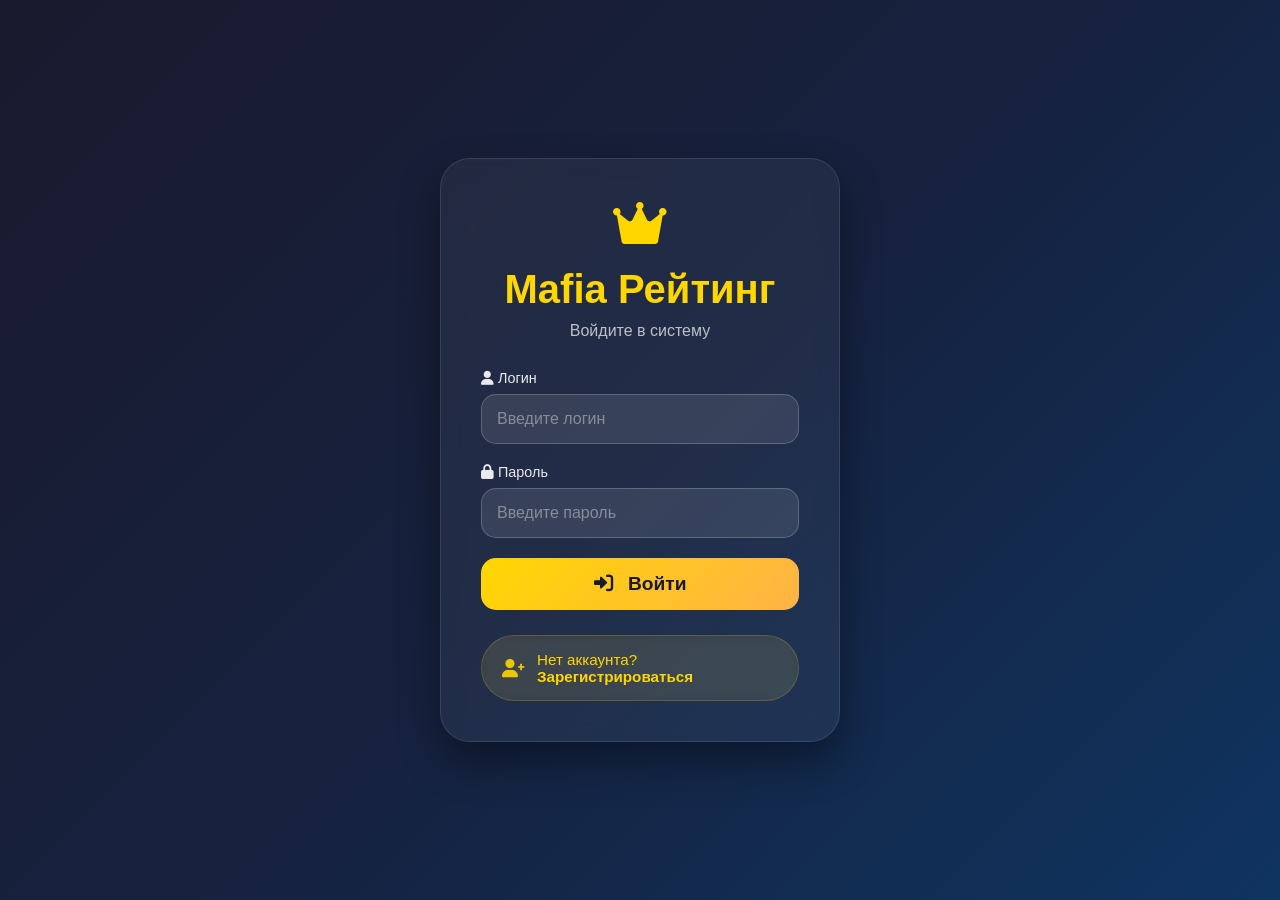
<file: MillerGITHUB/index.html>
<!DOCTYPE html>
<html lang="ru">
<head>
    <meta charset="UTF-8">
    <meta name="viewport" content="width=device-width, initial-scale=1.0">
    <title>Mafia Рейтинг | Детальная статистика</title>
    <link rel="stylesheet" href="https://cdnjs.cloudflare.com/ajax/libs/font-awesome/6.0.0-beta3/css/all.min.css">
    <link rel="stylesheet" href="style.css">
    <style>
    /* === КОМПАКТНОЕ МОДАЛЬНОЕ ОКНО (ПЕРЕОПРЕДЕЛЕНИЕ) === */
    #playerModal .modal-content {
        max-width: 380px !important;
        padding: 15px !important;
    }
    #playerModal .modal-header h2 {
        font-size: 1.3em !important;
    }
    #playerModal #modal-content .avatar-large {
        width: 60px !important;
        height: 60px !important;
        font-size: 1.6em !important;
        margin: 0 auto 10px !important;
    }
    #playerModal #modal-content div[style*="font-size:2em"] {
        font-size: 1.3em !important;
    }
    #playerModal #modal-content div[style*="gap:20px"] {
        gap: 8px !important;
        font-size: 0.85em !important;
    }
    #playerModal .bonus-details {
        gap: 5px !important;
        margin: 5px 0 !important;
    }
    #playerModal .bonus-detail-row {
        padding: 6px 10px !important;
    }
    #playerModal .bonus-detail-icon {
        width: 24px !important;
        font-size: 1.1em !important;
    }
    #playerModal .bonus-detail-label {
        font-size: 0.9em !important;
    }
    #playerModal .bonus-detail-value {
        font-size: 0.95em !important;
        min-width: 40px !important;
    }
    /* Блок побед по командам */
    #playerModal div[style*="border-top"] h4 {
        font-size: 1em !important;
        margin-bottom: 5px !important;
    }
    #playerModal div[style*="justify-content: space-around"] {
        font-size: 0.9em !important;
    }
    #playerModal div[style*="margin-top:20px"] {
        margin-top: 10px !important;
    }
</style>
</head>
<body>
    <div class="container">
        <header>
            <h1>
                <i class="fas fa-crown"></i>
                Mafia Рейтинг
            </h1>
            <div class="subtitle">
                <span><i class="fas fa-users"></i> <span id="total-players">0</span> игроков</span>
                <span><i class="fas fa-gamepad"></i> <span id="total-games">0</span> игр</span>
            </div>
        </header>

        <div class="top-players" id="top-players"></div>

        <div class="players-list">
            <div class="list-header">
                <h2><i class="fas fa-list"></i> Все игроки</h2>
                <div class="search-box">
                    <i class="fas fa-search"></i>
                    <input type="text" id="search-input" placeholder="Поиск игрока...">
                </div>
            </div>

            <div id="players-list">
                <div class="loading">
                    <i class="fas fa-spinner fa-spin"></i> Загрузка данных...
                </div>
            </div>
        </div>
    </div>

    <!-- Модальное окно для детальной статистики -->
    <div class="modal" id="playerModal">
        <div class="modal-content">
            <div class="modal-header">
                <h2 id="modal-player-name"></h2>
                <span class="close-modal" onclick="closeModal()">&times;</span>
            </div>
            <div id="modal-content"></div>
        </div>
    </div>

    <script>
        let allPlayers = [];
        
        console.log('Скрипт загружен');
        
        window.debugAuth = async function() {
            const response = await fetch('auth_api.php?action=check_session');
            const data = await response.json();
            console.log('Auth check result:', data);
            return data;
        }
        
        // Проверка авторизации при загрузке страницы
        async function checkAuth() {
            try {
                const response = await fetch('auth_api.php?action=check_session');
                const data = await response.json();
                
                if (!data.success) {
                    window.location.href = 'login.html';
                    return;
                }
                
                window.currentUser = data.data.user;
                addUserControls();
                
            } catch (error) {
                console.error('Auth check failed:', error);
                window.location.href = 'login.html';
            }
        }
        
        function addUserControls() {
    setTimeout(() => {
        const header = document.querySelector('header');
        if (!header) {
            console.log('Header not found, retrying...');
            setTimeout(addUserControls, 1000);
            return;
        }
        
        const oldControls = document.getElementById('user-controls');
        if (oldControls) oldControls.remove();
        
        const userControls = document.createElement('div');
        userControls.id = 'user-controls';
        userControls.style.cssText = `
            display: flex;
            justify-content: flex-end;
            align-items: center;
            gap: 15px;
            margin-top: 15px;
            padding: 10px 20px;
            background: rgba(0, 0, 0, 0.3);
            border-radius: 50px;
            position: relative;
            z-index: 100;
        `;
        
        // Определяем цвет и текст в зависимости от роли
        let roleColor, roleText;
        if (window.currentUser.role === 'admin') {
            roleColor = '#ffd700';
            roleText = '👑 Админ';
        } else if (window.currentUser.role === 'player') {
            roleColor = '#3498db';
            roleText = '🎮 Игрок';
        } else { // guest
            roleColor = '#4ecdc4';
            roleText = '👤 Гость';
        }
        
        userControls.innerHTML = `
            <div style="display: flex; align-items: center; gap: 10px;">
                <i class="fas fa-user-circle" style="font-size: 1.5em; color: ${roleColor};"></i>
                <span style="color: white; font-weight: bold;">${window.currentUser.username}</span>
                <span style="background: ${roleColor}; color: #1a1a2e; padding: 3px 10px; border-radius: 15px; font-size: 0.8em; font-weight: bold;">
                    ${roleText}
                </span>
            </div>
            ${window.currentUser.role === 'admin' ? `
                <a href="admin_users.html" style="color: white; text-decoration: none; padding: 5px 15px; background: rgba(255,215,0,0.2); border-radius: 20px; display: flex; align-items: center; gap: 5px;">
                    <i class="fas fa-users-cog" style="color: #ffd700;"></i> Управление
                </a>
            ` : ''}
            <button onclick="logout()" style="background: none; border: 1px solid #ffd700; color: #ffd700; padding: 5px 15px; border-radius: 20px; cursor: pointer; display: flex; align-items: center; gap: 5px;">
                <i class="fas fa-sign-out-alt"></i> Выйти
            </button>
        `;
        
        header.appendChild(userControls);
        console.log('User controls added successfully');
        
    }, 500);
}
        
        async function logout() {
            try {
                await fetch('auth_api.php?action=logout');
                localStorage.removeItem('user');
                window.location.href = 'login.html';
            } catch (error) {
                console.error('Logout failed:', error);
            }
        }

        function sortPlayers(players) {
            return [...players].sort((a, b) => {
                if (b.score !== a.score) {
                    return b.score - a.score;
                }
                return (a.id || 0) - (b.id || 0);
            });
        }

        async function loadPlayers() {
            try {
                const response = await fetch('http://s953066i.beget.tech/api.php?' + new Date().getTime());
                const data = await response.json();
                
                if (data.error) {
                    throw new Error(data.error);
                }
                
                allPlayers = sortPlayers(data);
                
                console.log('=== ОТСОРТИРОВАННЫЙ СПИСОК ===');
                allPlayers.slice(0, 5).forEach((p, i) => {
                    console.log(`${i+1}. ${p.name} (ID: ${p.id}, рейтинг: ${p.score})`);
                });
                
                displayTopPlayers();
                displayAllPlayers();
                updateStats();
                
            } catch (error) {
                console.error('Ошибка:', error);
                document.getElementById('players-list').innerHTML = `
                    <div class="error">
                        <i class="fas fa-exclamation-triangle"></i>
                        <h3>Ошибка загрузки</h3>
                        <p>${error.message}</p>
                        <button onclick="loadPlayers()" style="margin-top:20px; padding:10px 30px; background:#ffd700; border:none; border-radius:30px; cursor:pointer;">
                            <i class="fas fa-sync-alt"></i> Повторить
                        </button>
                    </div>
                `;
            }
        }

        function displayTopPlayers() {
            const topPlayers = allPlayers.slice(0, 3);
            const topContainer = document.getElementById('top-players');
            
            if (topPlayers.length === 0) return;

            const medals = ['🥇', '🥈', '🥉'];
            
            topContainer.innerHTML = topPlayers.map((player, index) => {
                const place = index + 1;
                
                return `
                    <div class="top-card" style="order: ${index === 0 ? 0 : (index === 1 ? -1 : 1)};" onclick="showPlayerDetails(${player.id})">
                        <div class="crown">${medals[index]}</div>
                        <div class="avatar-large" style="background: ${player.avatar_color || 'linear-gradient(135deg, #667eea, #764ba2)'}">
                            ${player.avatar || (player.name ? player.name.charAt(0).toUpperCase() : '?')}
                        </div>
                        <div class="player-name-large">${player.name || 'Без имени'}</div>
                        <div style="font-size: 1.2em; color: #ffd700; margin-bottom: 5px;">${place} МЕСТО</div>
                        <div class="player-stats-large">
                            <span><i class="fas fa-gamepad"></i> ${player.total_games || 0}</span>
                            <span><i class="fas fa-trophy"></i> ${player.total_wins || 0}</span>
                            <span class="win-rate">🏆 ${player.win_rate || 0}%</span>
                        </div>
                        <div class="player-score-large">
                            <i class="fas fa-star"></i> ${(player.score || 0).toFixed(2)}
                        </div>
                    </div>
                `;
            }).join('');
            
            console.log('ТОП-3:', topPlayers.map(p => `${p.name} (${p.score})`));
        }

        function displayAllPlayers() {
            const maxScore = allPlayers.length > 0 ? Math.max(...allPlayers.map(p => p.score || 0)) : 1;
            const listContainer = document.getElementById('players-list');
            
            if (allPlayers.length === 0) {
                listContainer.innerHTML = '<div class="error">Нет игроков</div>';
                return;
            }

            listContainer.innerHTML = allPlayers.map((player, index) => {
                const rank = index + 1;
                const percentage = ((player.score || 0) / maxScore) * 100;
                
                let medalIcon = '';
                if (rank === 1) medalIcon = '🥇';
                else if (rank === 2) medalIcon = '🥈';
                else if (rank === 3) medalIcon = '🥉';
                
                return `
                    <div class="player-item" onclick="showPlayerDetails(${player.id})" style="cursor:pointer">
                        <div class="rank rank-${rank}">#${rank}</div>
                        
                        <div class="player-avatar" style="background: ${player.avatar_color || 'linear-gradient(135deg, #667eea, #764ba2)'}">
                            ${player.avatar || (player.name ? player.name.charAt(0).toUpperCase() : '?')}
                        </div>
                        
                        <div class="player-info">
    <div class="player-name">${player.name || 'Без имени'}</div>
    <div class="player-meta">
        <span><i class="fas fa-gamepad"></i> Игр: ${player.total_games || 0}</span>
        <span><i class="fas fa-trophy"></i> Побед: ${player.total_wins || 0}</span>
    </div>
    <!-- НОВЫЙ БЛОК: победы по командам -->
    <div style="display: flex; gap: 15px; margin-top: 5px; font-size: 0.85em;">
        <span><i class="fas fa-skull" style="color: #ff6b6b;"></i> Мафия: <strong>${player.total_wins_mafia || 0}</strong></span>
        <span><i class="fas fa-users" style="color: #4ecdc4;"></i> Мирные: <strong>${player.total_wins_civilian || 0}</strong></span>
    </div>
</div>
                        <div class="player-bonuses">
                            <div class="bonus-row">
                                <span class="bonus-icon win"><i class="fas fa-trophy"></i></span>
                                <span class="bonus-label">За победу:</span>
                                <span class="bonus-value">${(player.total_win_bonus || 0).toFixed(2)}</span>
                            </div>
                            <div class="bonus-row">
                                <span class="bonus-icon don"><i class="fas fa-skull"></i></span>
                                <span class="bonus-label">За дона:</span>
                                <span class="bonus-value">${(player.total_don_bonus || 0).toFixed(2)}</span>
                            </div>
                            <div class="bonus-row">
                                <span class="bonus-icon sheriff"><i class="fas fa-star"></i></span>
                                <span class="bonus-label">За шерифа:</span>
                                <span class="bonus-value">${(player.total_sheriff_bonus || 0).toFixed(2)}</span>
                            </div>
                            <div class="bonus-row">
                                <span class="bonus-icon doctor"><i class="fas fa-heartbeat"></i></span>
                                <span class="bonus-label">За доктора:</span>
                                <span class="bonus-value">${(player.total_doctor_bonus || 0).toFixed(2)}</span>
                            </div>
                            <div class="bonus-row">
                                <span class="bonus-icon kill"><i class="fas fa-crosshairs"></i></span>
                                <span class="bonus-label">За убийства:</span>
                                <span class="bonus-value">${(player.total_kill_bonus || 0).toFixed(2)}</span>
                            </div>
                            <div class="bonus-row">
                                <span class="bonus-icon accusation"><i class="fas fa-gavel"></i></span>
                                <span class="bonus-label">За выставления:</span>
                                <span class="bonus-value">${(player.total_accusation_points || 0).toFixed(2)}</span>
                            </div>
                            <div class="bonus-row">
                                <span class="bonus-icon vote"><i class="fas fa-check-circle"></i></span>
                                <span class="bonus-label">За голоса:</span>
                                <span class="bonus-value">${(player.total_vote_points || 0).toFixed(2)}</span>
                            </div>
                            <div class="bonus-row">
                                <span class="bonus-icon best"><i class="fas fa-chess-queen"></i></span>
                                <span class="bonus-label">За ЛХ:</span>
                                <span class="bonus-value">${(player.total_best_move_bonus || 0).toFixed(2)}</span>
                            </div>
                        </div>
                        
                        <div class="player-rating">
                            <div class="rating-value">${(player.score || 0).toFixed(2)}</div>
                            <div class="rating-label">общий рейтинг</div>
                            <div class="progress-bar">
                                <div class="progress" style="width: ${percentage}%"></div>
                            </div>
                        </div>
                    </div>
                `;
            }).join('');
        }

        function updateStats() {
            document.getElementById('total-players').textContent = allPlayers.length;
            
            const totalGames = allPlayers.length > 0 ? (allPlayers[0].total_games_count || 0) : 0;
            document.getElementById('total-games').textContent = totalGames;
        }

        function showPlayerDetails(playerId) {
    const player = allPlayers.find(p => p.id === playerId);
    if (!player) return;
    
    const modal = document.getElementById('playerModal');
    document.getElementById('modal-player-name').textContent = player.name || 'Без имени';
    
    document.getElementById('modal-content').innerHTML = `
        <div style="text-align:center; margin-bottom:15px">
            <div class="avatar-large" style="background:${player.avatar_color || 'linear-gradient(135deg, #667eea, #764ba2)'}; margin:0 auto 15px; width:70px; height:70px; font-size:1.8em">
                ${player.avatar || (player.name ? player.name.charAt(0).toUpperCase() : '?')}
            </div>
            <div style="font-size:1.5em; color:#ffd700; margin-bottom:5px">
                <i class="fas fa-star"></i> ${(player.score || 0).toFixed(2)}
            </div>
            <div style="display:flex; justify-content:center; gap:15px; margin-bottom:10px; font-size:0.9em">
                <div><i class="fas fa-gamepad"></i> Игр: ${player.total_games || 0}</div>
                <div><i class="fas fa-trophy"></i> Побед: ${player.total_wins || 0}</div>
                <div><i class="fas fa-chart-line"></i> ${player.win_rate || 0}%</div>
            </div>
        </div>
        
        <!-- БЛОК ПОБЕД ПО КОМАНДАМ (теперь сразу под статистикой) -->
        <div style="margin-bottom: 15px; border-top: 1px solid rgba(255,215,0,0.3); padding-top: 10px;">
            <div style="display: flex; justify-content: space-around; font-size: 1em;">
                <div><i class="fas fa-skull" style="color: #ff6b6b; margin-right: 5px;"></i> Мафия: <strong>${player.total_wins_mafia || 0}</strong></div>
                <div><i class="fas fa-users" style="color: #4ecdc4; margin-right: 5px;"></i> Мирные: <strong>${player.total_wins_civilian || 0}</strong></div>
            </div>
        </div>
        
        <h3 style="margin-bottom:10px; font-size:1.1em">Детальная статистика бонусов</h3>
        <div class="bonus-details">
            <div class="bonus-detail-row">
                <span class="bonus-detail-icon win"><i class="fas fa-trophy"></i></span>
                <span class="bonus-detail-label">За победу</span>
                <span class="bonus-detail-value">${(player.total_win_bonus || 0).toFixed(2)}</span>
            </div>
            <div class="bonus-detail-row">
                <span class="bonus-detail-icon don"><i class="fas fa-skull"></i></span>
                <span class="bonus-detail-label">За дона</span>
                <span class="bonus-detail-value">${(player.total_don_bonus || 0).toFixed(2)}</span>
            </div>
            <div class="bonus-detail-row">
                <span class="bonus-detail-icon sheriff"><i class="fas fa-star"></i></span>
                <span class="bonus-detail-label">За шерифа</span>
                <span class="bonus-detail-value">${(player.total_sheriff_bonus || 0).toFixed(2)}</span>
            </div>
            <div class="bonus-detail-row">
                <span class="bonus-detail-icon doctor"><i class="fas fa-heartbeat"></i></span>
                <span class="bonus-detail-label">За доктора</span>
                <span class="bonus-detail-value">${(player.total_doctor_bonus || 0).toFixed(2)}</span>
            </div>
            <div class="bonus-detail-row">
                <span class="bonus-detail-icon kill"><i class="fas fa-crosshairs"></i></span>
                <span class="bonus-detail-label">За убийства</span>
                <span class="bonus-detail-value">${(player.total_kill_bonus || 0).toFixed(2)}</span>
            </div>
            <div class="bonus-detail-row">
                <span class="bonus-detail-icon accusation"><i class="fas fa-gavel"></i></span>
                <span class="bonus-detail-label">За выставления</span>
                <span class="bonus-detail-value">${(player.total_accusation_points || 0).toFixed(2)}</span>
            </div>
            <div class="bonus-detail-row">
                <span class="bonus-detail-icon vote"><i class="fas fa-check-circle"></i></span>
                <span class="bonus-detail-label">За голоса</span>
                <span class="bonus-detail-value">${(player.total_vote_points || 0).toFixed(2)}</span>
            </div>
            <div class="bonus-detail-row">
                <span class="bonus-detail-icon best"><i class="fas fa-chess-queen"></i></span>
                <span class="bonus-detail-label">За лучший ход</span>
                <span class="bonus-detail-value">${(player.total_best_move_bonus || 0).toFixed(2)}</span>
            </div>
        </div>
        
        <div style="margin-top:15px; text-align:center; color:rgba(255,255,255,0.5); font-size:0.8em">
            <i class="fas fa-clock"></i> Обновлено: ${new Date((player.last_update || 0) * 1000).toLocaleString()}
        </div>
    `;
    
    modal.style.display = 'flex';
}

        function closeModal() {
            document.getElementById('playerModal').style.display = 'none';
        }

        document.getElementById('search-input').addEventListener('input', (e) => {
            const searchTerm = e.target.value.toLowerCase();
            if (searchTerm === '') {
                displayAllPlayers();
            } else {
                const filtered = allPlayers.filter(p => 
                    p.name && p.name.toLowerCase().includes(searchTerm)
                );
                
                const maxScore = filtered.length > 0 ? Math.max(...filtered.map(p => p.score || 0)) : 1;
                const listContainer = document.getElementById('players-list');
                
                listContainer.innerHTML = filtered.map((player) => {
                    const rank = allPlayers.findIndex(p => p.id === player.id) + 1;
                    const percentage = ((player.score || 0) / maxScore) * 100;
                    
                    return `
                        <div class="player-item" onclick="showPlayerDetails(${player.id})" style="cursor:pointer">
                            <div class="rank rank-${rank}">#${rank}</div>
                            <div class="player-avatar" style="background: ${player.avatar_color || 'linear-gradient(135deg, #667eea, #764ba2)'}">${player.avatar || (player.name ? player.name.charAt(0).toUpperCase() : '?')}</div>
                            <div class="player-info">
                                <div class="player-name">${player.name || 'Без имени'}</div>
                                <div class="player-meta">
                                    <span><i class="fas fa-gamepad"></i> Игр: ${player.total_games || 0}</span>
                                    <span><i class="fas fa-trophy"></i> Побед: ${player.total_wins || 0}</span>
                                </div>
                            <!-- НОВЫЙ БЛОК: победы по командам -->
    <div style="display: flex; gap: 15px; margin-top: 5px; font-size: 0.85em;">
        <span><i class="fas fa-skull" style="color: #ff6b6b;"></i> Мафия: <strong>${player.total_wins_mafia || 0}</strong></span>
        <span><i class="fas fa-users" style="color: #4ecdc4;"></i> Мирные: <strong>${player.total_wins_civilian || 0}</strong></span>
    </div>
</div>
                            <div class="player-rating">
                                <div class="rating-value">${(player.score || 0).toFixed(2)}</div>
                                <div class="progress-bar"><div class="progress" style="width: ${percentage}%"></div></div>
                            </div>
                        </div>
                    `;
                }).join('');
            }
        });

        window.onclick = function(event) {
            const modal = document.getElementById('playerModal');
            if (event.target === modal) {
                modal.style.display = 'none';
            }
        }

        document.addEventListener('DOMContentLoaded', async function() {
            await checkAuth();
            loadPlayers();
        });
        
        setInterval(loadPlayers, 30000);
    </script>
</body>
</html>
</file>
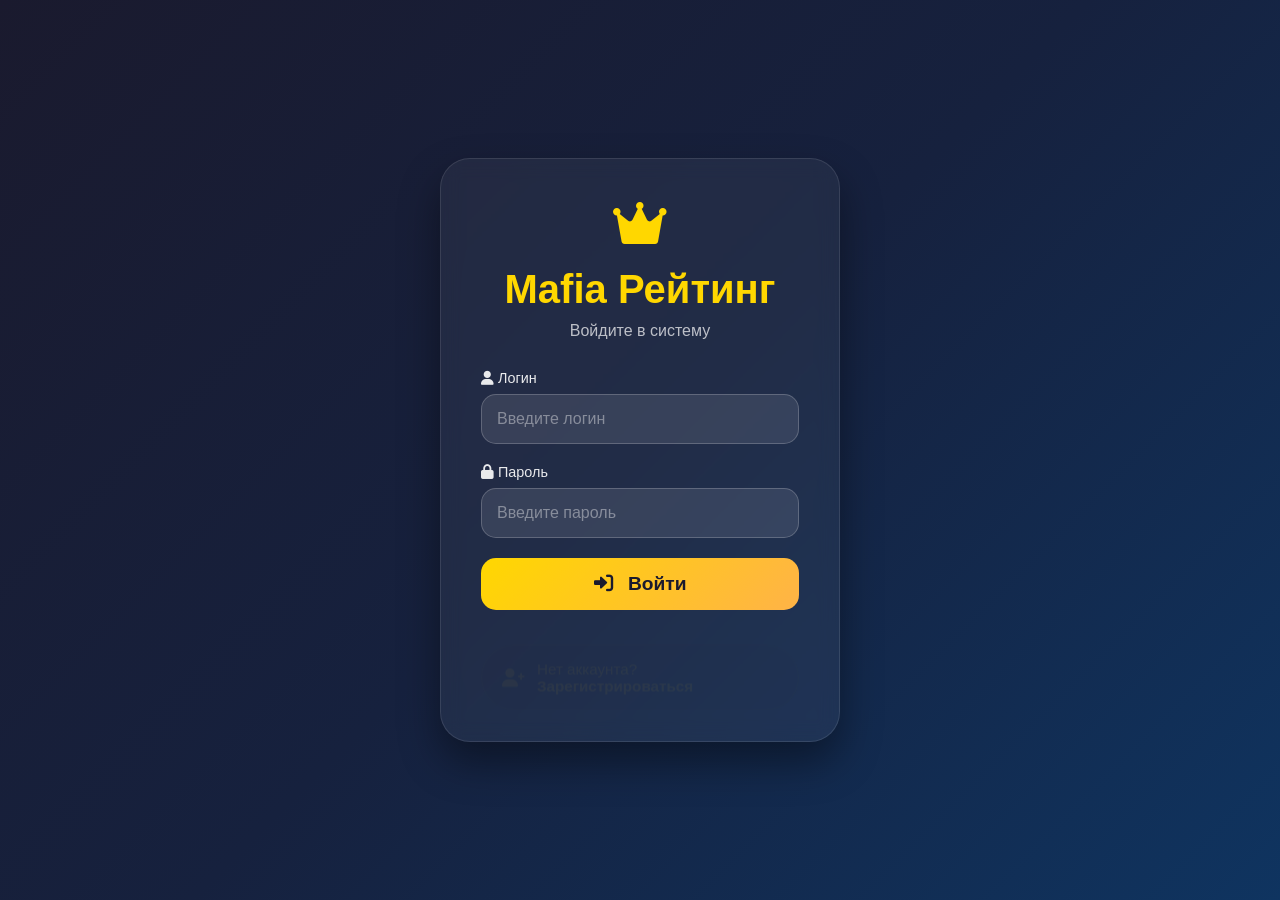
<file: MillerGITHUB/admin_users.html>
<!DOCTYPE html>
<html lang="ru">
<head>
    <meta charset="UTF-8">
    <meta name="viewport" content="width=device-width, initial-scale=1.0">
    <title>Управление пользователями - Админ панель</title>
    <link rel="stylesheet" href="https://cdnjs.cloudflare.com/ajax/libs/font-awesome/6.0.0-beta3/css/all.min.css">
    <link href="https://fonts.googleapis.com/css2?family=Inter:wght@400;500;600;700&display=swap" rel="stylesheet">
    <style>
        * {
            margin: 0;
            padding: 0;
            box-sizing: border-box;
        }

        body {
            font-family: 'Inter', sans-serif;
            background: linear-gradient(135deg, #667eea 0%, #764ba2 100%);
            min-height: 100vh;
            padding: 20px;
            color: #2d3748;
        }

        .container {
            max-width: 1400px;
            margin: 0 auto;
        }
        
        .role-player {
    background: linear-gradient(135deg, #3498db 0%, #2980b9 100%);
    color: white;
}

        /* Анимированный фон */
        .animated-bg {
            position: fixed;
            top: 0;
            left: 0;
            width: 100%;
            height: 100%;
            overflow: hidden;
            z-index: -1;
        }

        .animated-bg span {
            position: absolute;
            display: block;
            width: 20px;
            height: 20px;
            background: rgba(255, 255, 255, 0.1);
            animation: animate 25s linear infinite;
            bottom: -150px;
        }

        @keyframes animate {
            0% {
                transform: translateY(0) rotate(0deg);
                opacity: 1;
            }
            100% {
                transform: translateY(-1000px) rotate(720deg);
                opacity: 0;
            }
        }

        /* Главная карточка */
        .admin-panel {
            background: rgba(255, 255, 255, 0.95);
            backdrop-filter: blur(10px);
            border-radius: 30px;
            padding: 40px;
            box-shadow: 0 20px 60px rgba(0, 0, 0, 0.3);
            animation: slideIn 0.5s ease-out;
        }

        @keyframes slideIn {
            from {
                opacity: 0;
                transform: translateY(30px);
            }
            to {
                opacity: 1;
                transform: translateY(0);
            }
        }

        /* Заголовок */
        .admin-header {
            display: flex;
            align-items: center;
            justify-content: space-between;
            margin-bottom: 40px;
            flex-wrap: wrap;
            gap: 20px;
        }

        .admin-header h1 {
            font-size: 2.5em;
            font-weight: 700;
            background: linear-gradient(135deg, #667eea 0%, #764ba2 100%);
            -webkit-background-clip: text;
            -webkit-text-fill-color: transparent;
            background-clip: text;
        }

        .admin-header h1 i {
            margin-right: 15px;
            background: linear-gradient(135deg, #667eea 0%, #764ba2 100%);
            -webkit-background-clip: text;
            -webkit-text-fill-color: transparent;
            background-clip: text;
        }

        /* Статистика */
        .stats-cards {
            display: grid;
            grid-template-columns: repeat(auto-fit, minmax(200px, 1fr));
            gap: 20px;
            margin-bottom: 30px;
        }

        .stat-card {
            background: white;
            padding: 25px;
            border-radius: 20px;
            box-shadow: 0 5px 20px rgba(0, 0, 0, 0.05);
            display: flex;
            align-items: center;
            gap: 20px;
            transition: all 0.3s ease;
        }

        .stat-card:hover {
            transform: translateY(-5px);
            box-shadow: 0 10px 30px rgba(102, 126, 234, 0.2);
        }

        .stat-icon {
            width: 60px;
            height: 60px;
            border-radius: 15px;
            display: flex;
            align-items: center;
            justify-content: center;
            font-size: 24px;
        }

        .stat-icon.total {
            background: linear-gradient(135deg, #667eea 0%, #764ba2 100%);
            color: white;
        }

        .stat-icon.active {
            background: linear-gradient(135deg, #2ecc71 0%, #27ae60 100%);
            color: white;
        }

        .stat-icon.admin {
            background: linear-gradient(135deg, #f1c40f 0%, #f39c12 100%);
            color: white;
        }

        .stat-info h3 {
            font-size: 2em;
            font-weight: 700;
            color: #2d3748;
        }

        .stat-info p {
            color: #718096;
            font-weight: 500;
        }

        /* Секции действий */
        .actions-grid {
            display: grid;
            grid-template-columns: repeat(auto-fit, minmax(300px, 1fr));
            gap: 20px;
            margin-bottom: 40px;
        }

        .action-section {
            background: white;
            border-radius: 20px;
            padding: 25px;
            box-shadow: 0 5px 20px rgba(0, 0, 0, 0.05);
        }

        .action-section h3 {
            font-size: 1.3em;
            color: #2d3748;
            margin-bottom: 20px;
            display: flex;
            align-items: center;
            gap: 10px;
        }

        .action-section h3 i {
            color: #667eea;
        }

        .action-section.upload {
            background: linear-gradient(135deg, #667eea 0%, #764ba2 100%);
            color: white;
        }

        .action-section.upload h3 i {
            color: white;
        }

        .action-section.upload p {
            color: rgba(255, 255, 255, 0.9);
        }

        /* Форма добавления пользователя */
        .add-user-form {
            display: flex;
            flex-direction: column;
            gap: 15px;
        }

        .form-group {
            display: flex;
            flex-direction: column;
            gap: 5px;
        }

        .form-group label {
            font-weight: 600;
            color: #4a5568;
            font-size: 0.9em;
        }

        .form-group input,
        .form-group select {
            padding: 12px 15px;
            border: 2px solid #e2e8f0;
            border-radius: 10px;
            font-size: 1em;
            transition: all 0.3s ease;
            font-family: 'Inter', sans-serif;
        }

        .form-group input:focus,
        .form-group select:focus {
            outline: none;
            border-color: #667eea;
            box-shadow: 0 0 0 3px rgba(102, 126, 234, 0.1);
        }

        .form-row {
            display: grid;
            grid-template-columns: 1fr 1fr;
            gap: 15px;
        }

        .btn {
            padding: 12px 25px;
            border: none;
            border-radius: 10px;
            font-weight: 600;
            cursor: pointer;
            transition: all 0.3s ease;
            display: inline-flex;
            align-items: center;
            justify-content: center;
            gap: 10px;
            font-size: 1em;
            font-family: 'Inter', sans-serif;
        }

        .btn-primary {
            background: linear-gradient(135deg, #667eea 0%, #764ba2 100%);
            color: white;
        }

        .btn-primary:hover {
            transform: translateY(-2px);
            box-shadow: 0 10px 20px rgba(102, 126, 234, 0.3);
        }

        .btn-success {
            background: linear-gradient(135deg, #2ecc71 0%, #27ae60 100%);
            color: white;
        }

        .btn-success:hover {
            transform: translateY(-2px);
            box-shadow: 0 10px 20px rgba(46, 204, 113, 0.3);
        }

        .btn-danger {
            background: linear-gradient(135deg, #e74c3c 0%, #c0392b 100%);
            color: white;
        }

        .btn-danger:hover {
            transform: translateY(-2px);
            box-shadow: 0 10px 20px rgba(231, 76, 60, 0.3);
        }

        .btn-warning {
            background: linear-gradient(135deg, #f1c40f 0%, #f39c12 100%);
            color: white;
        }

        .btn-outline {
            background: transparent;
            border: 2px solid #e2e8f0;
            color: #4a5568;
        }

        .btn-outline:hover {
            background: #f7fafc;
            border-color: #cbd5e0;
        }

        .btn-sm {
            padding: 8px 15px;
            font-size: 0.9em;
        }

        .btn-block {
            width: 100%;
        }

        /* Файловый ввод */
        .file-input {
            margin-bottom: 15px;
        }

        .file-input label {
            display: flex;
            align-items: center;
            justify-content: center;
            gap: 10px;
            padding: 15px;
            background: rgba(255, 255, 255, 0.2);
            border: 2px dashed rgba(255, 255, 255, 0.5);
            border-radius: 10px;
            cursor: pointer;
            font-weight: 500;
            transition: all 0.3s ease;
        }

        .file-input label:hover {
            background: rgba(255, 255, 255, 0.3);
            border-color: white;
        }

        .file-input input {
            display: none;
        }

        .file-info {
            margin-top: 10px;
            font-size: 0.9em;
            opacity: 0.8;
        }

        /* Результат загрузки */
        .upload-result {
            margin-top: 15px;
            padding: 12px;
            border-radius: 8px;
            animation: slideIn 0.3s ease-out;
        }

        .upload-result.success {
            background: rgba(46, 204, 113, 0.2);
            color: #27ae60;
        }

        .upload-result.error {
            background: rgba(231, 76, 60, 0.2);
            color: #c0392b;
        }

        /* Заголовок таблицы */
        .table-header {
            display: flex;
            align-items: center;
            justify-content: space-between;
            margin-bottom: 20px;
            flex-wrap: wrap;
            gap: 15px;
        }

        .table-header h3 {
            font-size: 1.5em;
            color: #2d3748;
        }

        .table-header h3 i {
            margin-right: 10px;
            color: #667eea;
        }

        .table-controls {
            display: flex;
            gap: 10px;
            flex-wrap: wrap;
        }

        .search-box {
            display: flex;
            align-items: center;
            background: white;
            border-radius: 10px;
            padding: 5px 15px;
            box-shadow: 0 2px 10px rgba(0, 0, 0, 0.05);
            min-width: 250px;
        }

        .search-box i {
            color: #a0aec0;
        }

        .search-box input {
            border: none;
            padding: 10px;
            width: 100%;
            outline: none;
            font-size: 0.95em;
        }

        /* Таблица */
        .table-container {
            background: white;
            border-radius: 20px;
            overflow: hidden;
            box-shadow: 0 5px 20px rgba(0, 0, 0, 0.05);
        }

        .users-table {
            width: 100%;
            border-collapse: collapse;
        }

        .users-table th {
            background: #f7fafc;
            padding: 20px 15px;
            font-weight: 600;
            color: #4a5568;
            text-transform: uppercase;
            font-size: 0.85em;
            letter-spacing: 0.5px;
        }

        .users-table td {
            padding: 15px;
            border-bottom: 1px solid #edf2f7;
            color: #2d3748;
        }

        .users-table tbody tr {
            transition: all 0.3s ease;
        }

        .users-table tbody tr:hover {
            background: #f7fafc;
            transform: scale(1.01);
            box-shadow: 0 5px 15px rgba(0, 0, 0, 0.1);
        }

        /* Бейджи */
        .role-badge {
            display: inline-flex;
            align-items: center;
            gap: 5px;
            padding: 6px 12px;
            border-radius: 20px;
            font-size: 0.85em;
            font-weight: 600;
        }

        .role-admin {
            background: linear-gradient(135deg, #f1c40f 0%, #f39c12 100%);
            color: white;
        }

        .role-guest {
            background: linear-gradient(135deg, #a0aec0 0%, #718096 100%);
            color: white;
        }

        .status-badge {
            display: inline-flex;
            align-items: center;
            gap: 5px;
            padding: 6px 12px;
            border-radius: 20px;
            font-size: 0.85em;
            font-weight: 600;
        }

        .status-active {
            background: linear-gradient(135deg, #2ecc71 0%, #27ae60 100%);
            color: white;
        }

        .status-inactive {
            background: linear-gradient(135deg, #e74c3c 0%, #c0392b 100%);
            color: white;
        }

        /* Группы кнопок */
        .action-group {
            display: flex;
            gap: 5px;
            flex-wrap: wrap;
        }

        .action-btn {
            background: none;
            border: 1px solid #e2e8f0;
            color: #4a5568;
            padding: 8px 12px;
            border-radius: 8px;
            cursor: pointer;
            transition: all 0.3s ease;
            display: inline-flex;
            align-items: center;
            gap: 5px;
            font-size: 0.85em;
        }

        .action-btn:hover {
            background: #667eea;
            border-color: #667eea;
            color: white;
            transform: translateY(-2px);
        }

        .action-btn.delete:hover {
            background: #e74c3c;
            border-color: #e74c3c;
        }

        /* Пустое состояние */
        .empty-state {
            text-align: center;
            padding: 60px !important;
            color: #a0aec0;
        }

        .empty-state i {
            font-size: 3em;
            margin-bottom: 15px;
        }

        /* Модальное окно */
        .modal {
            display: none;
            position: fixed;
            top: 0;
            left: 0;
            width: 100%;
            height: 100%;
            background: rgba(0, 0, 0, 0.5);
            backdrop-filter: blur(5px);
            z-index: 1000;
            align-items: center;
            justify-content: center;
        }

        .modal.active {
            display: flex;
        }

        .modal-content {
            background: white;
            border-radius: 20px;
            padding: 30px;
            max-width: 500px;
            width: 90%;
            max-height: 90vh;
            overflow-y: auto;
            animation: slideIn 0.3s ease-out;
        }

        .modal-header {
            display: flex;
            align-items: center;
            justify-content: space-between;
            margin-bottom: 20px;
        }

        .modal-header h2 {
            font-size: 1.5em;
            color: #2d3748;
        }

        .modal-close {
            background: none;
            border: none;
            font-size: 1.5em;
            cursor: pointer;
            color: #a0aec0;
            transition: color 0.3s ease;
        }

        .modal-close:hover {
            color: #e74c3c;
        }

        .modal-body {
            margin-bottom: 20px;
        }

        .modal-footer {
            display: flex;
            gap: 10px;
            justify-content: flex-end;
        }

        /* Анимации */
        @keyframes pulse {
            0%, 100% {
                opacity: 1;
            }
            50% {
                opacity: 0.5;
            }
        }

        .loading {
            animation: pulse 1.5s ease-in-out infinite;
        }

        /* Адаптивность */
        @media (max-width: 768px) {
            .admin-panel {
                padding: 20px;
            }

            .admin-header h1 {
                font-size: 2em;
            }

            .actions-grid {
                grid-template-columns: 1fr;
            }

            .form-row {
                grid-template-columns: 1fr;
            }

            .table-controls {
                width: 100%;
            }

            .search-box {
                width: 100%;
            }

            .table-container {
                overflow-x: auto;
            }

            .users-table {
                min-width: 1200px;
            }

            .modal-content {
                width: 95%;
                padding: 20px;
            }
        }
    </style>
</head>
<body>
    <div class="animated-bg">
        <span style="left: 10%; animation-duration: 20s;"></span>
        <span style="left: 20%; animation-duration: 25s; animation-delay: 2s;"></span>
        <span style="left: 35%; animation-duration: 18s; animation-delay: 4s;"></span>
        <span style="left: 50%; animation-duration: 22s; animation-delay: 1s;"></span>
        <span style="left: 65%; animation-duration: 28s; animation-delay: 3s;"></span>
        <span style="left: 80%; animation-duration: 24s; animation-delay: 5s;"></span>
        <span style="left: 95%; animation-duration: 21s; animation-delay: 2.5s;"></span>
    </div>

    <div class="container">
        <div class="admin-panel">
            <div class="admin-header">
    <div style="display: flex; align-items: center; justify-content: space-between; width: 100%; flex-wrap: wrap; gap: 20px;">
        <div style="display: flex; align-items: center; gap: 20px; flex-wrap: wrap;">
            <h1 style="margin: 0;">
                <i class="fas fa-users-cog"></i>
                Управление пользователями
            </h1>
            
            <!-- Кнопка на главную -->
            <a href="index.html" style="
                background: linear-gradient(135deg, #667eea, #764ba2);
                color: white;
                text-decoration: none;
                padding: 10px 20px;
                border-radius: 50px;
                font-size: 0.9em;
                font-weight: 600;
                display: inline-flex;
                align-items: center;
                gap: 8px;
                box-shadow: 0 4px 15px rgba(102, 126, 234, 0.4);
                transition: all 0.3s ease;
                border: 1px solid rgba(255, 255, 255, 0.2);
                white-space: nowrap;
            ">
                <i class="fas fa-home"></i>
                На главную
            </a>
        </div>
        
        <!-- Статистика в одну строку -->
        <div style="display: flex; gap: 15px; flex-wrap: wrap;">
            <div class="stat-card" style="margin: 0; padding: 15px 25px;">
                <div class="stat-icon total" style="width: 50px; height: 50px; font-size: 20px;">
                    <i class="fas fa-users"></i>
                </div>
                <div class="stat-info">
                    <h3 style="font-size: 1.8em;" id="totalUsers">0</h3>
                    <p style="font-size: 0.9em;">Всего</p>
                </div>
            </div>
            
            <div class="stat-card" style="margin: 0; padding: 15px 25px;">
                <div class="stat-icon active" style="width: 50px; height: 50px; font-size: 20px;">
                    <i class="fas fa-user-check"></i>
                </div>
                <div class="stat-info">
                    <h3 style="font-size: 1.8em;" id="activeUsers">0</h3>
                    <p style="font-size: 0.9em;">Активных</p>
                </div>
            </div>
            
            <div class="stat-card" style="margin: 0; padding: 15px 25px;">
                <div class="stat-icon admin" style="width: 50px; height: 50px; font-size: 20px;">
                    <i class="fas fa-crown"></i>
                </div>
                <div class="stat-info">
                    <h3 style="font-size: 1.8em;" id="adminUsers">0</h3>
                    <p style="font-size: 0.9em;">Админов</p>
                </div>
            </div>
        </div>
    </div>
</div>
            
            <div class="actions-grid">
                <!-- Секция добавления пользователя -->
                <div class="action-section">
                    <h3>
                        <i class="fas fa-user-plus"></i>
                        Добавить пользователя
                    </h3>
                    <form class="add-user-form" id="addUserForm" onsubmit="addUser(event)">
                        <div class="form-group">
                            <label>Логин *</label>
                            <input type="text" id="newUsername" placeholder="Введите логин" required>
                        </div>
                        
                        <div class="form-group">
                            <label>Пароль *</label>
                            <input type="password" id="newPassword" placeholder="Введите пароль" required>
                        </div>
                        
                        <div class="form-group">
                            <label>Email</label>
                            <input type="email" id="newEmail" placeholder="user@example.com">
                        </div>
                        
                        <div class="form-row">
                            <div class="form-group">
                                <label>Роль</label>
                                <select id="newRole">
    <option value="guest">Гость</option>
    <option value="player">Игрок</option>
    <option value="admin">Админ</option>
</select>
                            </div>
                            
                            <div class="form-group">
                                <label>Статус</label>
                                <select id="newStatus">
                                    <option value="1">Активен</option>
                                    <option value="0">Заблокирован</option>
                                </select>
                            </div>
                        </div>
                        
                        <button type="submit" class="btn btn-success btn-block">
                            <i class="fas fa-save"></i>
                            Создать пользователя
                        </button>
                    </form>
                </div>

                <!-- Секция загрузки файлов -->
                <div class="action-section upload">
                    <h3>
                        <i class="fas fa-upload"></i>
                        Импорт из файла
                    </h3>
                    <p>Поддерживаемые форматы: CSV, JSON, Excel (XLS, XLSX)</p>
                    
                    <div class="file-input">
                        <label for="fileUpload">
                            <i class="fas fa-folder-open"></i>
                            <span id="fileName">Выберите файл</span>
                        </label>
                        <input type="file" id="fileUpload" accept=".csv,.json,.xls,.xlsx">
                        <div class="file-info" id="fileInfo"></div>
                    </div>
                    
                    <div style="display: flex; gap: 10px;">
                        <button class="btn btn-primary btn-block" onclick="uploadFile()">
                            <i class="fas fa-cloud-upload-alt"></i>
                            Импортировать
                        </button>
                        <button class="btn btn-danger" onclick="clearAllUsers()" style="flex: 0 0 auto;">
                            <i class="fas fa-trash-alt"></i>
                        </button>
                    </div>
                    
                    <div id="uploadResult"></div>
                </div>
            </div>
            
            <div class="table-header">
                <h3>
                    <i class="fas fa-list"></i>
                    Список пользователей
                </h3>
                <div class="table-controls">
                    <div class="search-box">
                        <i class="fas fa-search"></i>
                        <input type="text" id="searchInput" placeholder="Поиск по логину или email..." onkeyup="filterUsers()">
                    </div>
                    <button class="btn btn-outline btn-sm" onclick="exportUsers()">
                        <i class="fas fa-download"></i>
                        Экспорт
                    </button>
                </div>
            </div>
            
            <div class="table-container">
                <table class="users-table">
                    <thead>
                        <tr>
                            <th>ID</th>
                            <th>Логин</th>
                            <th>Роль</th>
                            <th>Email</th>
                            <th>Дата регистрации</th>
                            <th>Последний вход</th>
                            <th>Статус</th>
                            <th>Действия</th>
                        </tr>
                    </thead>
                    <tbody id="usersList">
                        <tr>
                            <td colspan="8" class="empty-state">
                                <i class="fas fa-spinner fa-spin"></i>
                                <div>Загрузка пользователей...</div>
                            </td>
                        </tr>
                    </tbody>
                </table>
            </div>
        </div>
    </div>

    <!-- Модальное окно редактирования -->
    <div class="modal" id="editModal">
        <div class="modal-content">
            <div class="modal-header">
                <h2><i class="fas fa-edit"></i> Редактировать пользователя</h2>
                <button class="modal-close" onclick="closeEditModal()">&times;</button>
            </div>
            <div class="modal-body">
                <form id="editUserForm" onsubmit="updateUser(event)">
                    <input type="hidden" id="editUserId">
                    
                    <div class="form-group">
                        <label>Логин</label>
                        <input type="text" id="editUsername" readonly style="background: #f7fafc;">
                    </div>
                    
                    <div class="form-group">
                        <label>Новый пароль (оставьте пустым, если не меняете)</label>
                        <input type="password" id="editPassword" placeholder="Введите новый пароль">
                    </div>
                    
                    <div class="form-group">
                        <label>Email</label>
                        <input type="email" id="editEmail" placeholder="user@example.com">
                    </div>
                    
                    <div class="form-row">
                        <div class="form-group">
                            <label>Роль</label>
                            <select id="editRole">
    <option value="guest">Гость</option>
    <option value="player">Игрок</option>
    <option value="admin">Админ</option>
</select>
                        </div>
                        
                        <div class="form-group">
                            <label>Статус</label>
                            <select id="editStatus">
                                <option value="1">Активен</option>
                                <option value="0">Заблокирован</option>
                            </select>
                        </div>
                    </div>
                </form>
            </div>
            <div class="modal-footer">
                <button class="btn btn-outline" onclick="closeEditModal()">Отмена</button>
                <button class="btn btn-primary" onclick="updateUser()">Сохранить</button>
            </div>
        </div>
    </div>

    <script>
        let allUsers = [];

        // Инициализация при загрузке страницы
        document.addEventListener('DOMContentLoaded', async function() {
            try {
                const response = await fetch('auth_api.php?action=check_session');
                const data = await response.json();
                
                if (!data.success || !data.data.user.is_admin) {
                    window.location.href = 'index.html';
                    return;
                }
                
                loadUsers();
                
            } catch (error) {
                console.error('Auth check failed:', error);
                window.location.href = 'index.html';
            }
        });

        // Отображение имени выбранного файла
        document.getElementById('fileUpload').addEventListener('change', function(e) {
            const file = e.target.files[0];
            const fileNameSpan = document.getElementById('fileName');
            const fileInfo = document.getElementById('fileInfo');
            
            if (file) {
                fileNameSpan.textContent = file.name;
                const size = (file.size / 1024).toFixed(2);
                fileInfo.innerHTML = `<i class="fas fa-check-circle"></i> Выбран: ${file.name} (${size} KB)`;
            } else {
                fileNameSpan.textContent = 'Выберите файл';
                fileInfo.innerHTML = '';
            }
        });

        async function loadUsers() {
            const tbody = document.getElementById('usersList');
            const searchInput = document.getElementById('searchInput');
            const currentSearch = searchInput ? searchInput.value.toLowerCase() : '';
            
            tbody.innerHTML = `
                <tr>
                    <td colspan="8" class="empty-state">
                        <i class="fas fa-spinner fa-spin"></i>
                        <div>Загрузка пользователей...</div>
                    </td>
                </tr>
            `;
            
            try {
                const response = await fetch('auth_api.php?action=get_users');
                
                if (!response.ok) {
                    throw new Error(`HTTP error! status: ${response.status}`);
                }
                
                const responseText = await response.text();
                let data;
                
                try {
                    data = JSON.parse(responseText);
                } catch (e) {
                    console.error('Ошибка парсинга JSON:', e);
                    throw new Error('Сервер вернул некорректный JSON');
                }
                
                if (data.success && data.data && data.data.users) {
                    allUsers = data.data.users.map(user => ({
                        ...user,
                        is_active: user.is_active === "1" || user.is_active === 1,
                        id: parseInt(user.id),
                        email: user.email || null,
                        last_login: user.last_login || null
                    }));
                    
                    if (currentSearch) {
                        const filtered = allUsers.filter(user => 
                            user.username.toLowerCase().includes(currentSearch) ||
                            (user.email && user.email.toLowerCase().includes(currentSearch))
                        );
                        displayUsers(filtered);
                    } else {
                        displayUsers(allUsers);
                    }
                    
                    updateStats(allUsers);
                } else {
                    throw new Error(data.error || 'Некорректная структура данных');
                }
            } catch (error) {
                console.error('Ошибка загрузки пользователей:', error);
                
                tbody.innerHTML = `
                    <tr>
                        <td colspan="8" class="empty-state">
                            <i class="fas fa-exclamation-triangle" style="color: #e74c3c;"></i>
                            <div style="color: #e74c3c; font-weight: bold;">Ошибка загрузки данных</div>
                            <div style="color: #718096; font-size: 0.9em; margin-top: 10px;">
                                ${error.message}
                            </div>
                            <button onclick="loadUsers()" style="
                                margin-top: 15px;
                                padding: 8px 20px;
                                background: #667eea;
                                color: white;
                                border: none;
                                border-radius: 8px;
                                cursor: pointer;
                            ">
                                <i class="fas fa-sync-alt"></i> Повторить
                            </button>
                        </td>
                    </tr>
                `;
            }
        }

        function displayUsers(users) {
            const tbody = document.getElementById('usersList');
            
            if (!users || users.length === 0) {
                tbody.innerHTML = `
                    <tr>
                        <td colspan="8" class="empty-state">
                            <i class="fas fa-users"></i>
                            <div>Нет пользователей</div>
                        </td>
                    </tr>
                `;
                return;
            }
            
            tbody.innerHTML = users.map(user => {
                const isActive = user.is_active === true;
                
                const registrationDate = new Date(user.created_at).toLocaleString('ru-RU', {
                    day: '2-digit',
                    month: '2-digit',
                    year: 'numeric',
                    hour: '2-digit',
                    minute: '2-digit'
                });
                
                const lastLogin = user.last_login ? new Date(user.last_login).toLocaleString('ru-RU', {
                    day: '2-digit',
                    month: '2-digit',
                    year: 'numeric',
                    hour: '2-digit',
                    minute: '2-digit'
                }) : '-';
                
                return `
                <tr>
                    <td><strong>#${user.id}</strong></td>
                    <td><strong>${user.username}</strong></td>
                    <td>
    <span class="role-badge ${user.role === 'admin' ? 'role-admin' : (user.role === 'player' ? 'role-player' : 'role-guest')}">
        ${user.role === 'admin' ? '<i class="fas fa-crown"></i> Админ' : (user.role === 'player' ? '<i class="fas fa-user-tie"></i> Игрок' : '<i class="fas fa-user"></i> Гость')}
    </span>
</td>
                    <td>${user.email || '<span style="color: #a0aec0;">не указан</span>'}</td>
                    <td>${registrationDate}</td>
                    <td>${lastLogin}</td>
                    <td>
                        <span class="status-badge ${isActive ? 'status-active' : 'status-inactive'}">
                            <i class="fas ${isActive ? 'fa-check-circle' : 'fa-times-circle'}"></i>
                            ${isActive ? 'Активен' : 'Заблокирован'}
                        </span>
                    </td>
                    <td>
                        <div class="action-group">
                            ${user.username !== 'admin' ? `
                                <button class="action-btn" onclick="toggleUser('${user.username}')" title="${isActive ? 'Заблокировать' : 'Разблокировать'}">
                                    <i class="fas ${isActive ? 'fa-ban' : 'fa-check'}"></i>
                                </button>
                                <button class="action-btn" onclick="openEditModal(${user.id})" title="Редактировать">
                                    <i class="fas fa-edit"></i>
                                </button>
                                <button class="action-btn delete" onclick="deleteUser(${user.id}, '${user.username}')" title="Удалить">
                                    <i class="fas fa-trash"></i>
                                </button>
                            ` : '<span style="color: #a0aec0;">—</span>'}
                        </div>
                    </td>
                </tr>
            `}).join('');
        }

        function updateStats(users) {
            const total = users.length;
            const active = users.filter(u => u.is_active).length;
            const admins = users.filter(u => u.role === 'admin').length;
            
            document.getElementById('totalUsers').textContent = total;
            document.getElementById('activeUsers').textContent = active;
            document.getElementById('adminUsers').textContent = admins;
        }

        function filterUsers() {
            const searchTerm = document.getElementById('searchInput').value.toLowerCase();
            
            if (!searchTerm) {
                displayUsers(allUsers);
                return;
            }
            
            const filtered = allUsers.filter(user => 
                user.username.toLowerCase().includes(searchTerm) ||
                (user.email && user.email.toLowerCase().includes(searchTerm))
            );
            
            displayUsers(filtered);
        }

        // Добавление нового пользователя
        async function addUser(event) {
            event.preventDefault();
            
            const username = document.getElementById('newUsername').value.trim();
            const password = document.getElementById('newPassword').value;
            const email = document.getElementById('newEmail').value.trim() || null;
            const role = document.getElementById('newRole').value;
            const is_active = document.getElementById('newStatus').value === "1";
            
            if (!username || !password) {
                showNotification('❌ Заполните обязательные поля', 'error');
                return;
            }
            
            const submitBtn = event.target.querySelector('button[type="submit"]');
            const originalText = submitBtn.innerHTML;
            submitBtn.innerHTML = '<i class="fas fa-spinner fa-spin"></i> Создание...';
            submitBtn.disabled = true;
            
            try {
                const response = await fetch('auth_api.php?action=add_user', {
                    method: 'POST',
                    headers: {
                        'Content-Type': 'application/json'
                    },
                    body: JSON.stringify({
                        username,
                        password,
                        email,
                        role,
                        is_active
                    })
                });
                
                const data = await response.json();
                
                if (data.success) {
                    showNotification(`✅ Пользователь ${username} успешно создан`, 'success');
                    document.getElementById('addUserForm').reset();
                    loadUsers();
                } else {
                    showNotification('❌ Ошибка: ' + data.error, 'error');
                }
            } catch (error) {
                console.error('Error adding user:', error);
                showNotification('❌ Ошибка соединения', 'error');
            } finally {
                submitBtn.innerHTML = originalText;
                submitBtn.disabled = false;
            }
        }

        // Удаление пользователя
        async function deleteUser(userId, username) {
            if (username === 'admin') {
                showNotification('❌ Нельзя удалить администратора', 'error');
                return;
            }
            
            if (!confirm(`Вы уверены, что хотите удалить пользователя ${username}?\nЭто действие нельзя отменить!`)) {
                return;
            }
            
            try {
                const response = await fetch('auth_api.php?action=delete_user', {
                    method: 'POST',
                    headers: {
                        'Content-Type': 'application/json'
                    },
                    body: JSON.stringify({ user_id: userId })
                });
                
                const data = await response.json();
                
                if (data.success) {
                    showNotification(`✅ Пользователь ${username} удален`, 'success');
                    loadUsers();
                } else {
                    showNotification('❌ Ошибка: ' + data.error, 'error');
                }
            } catch (error) {
                console.error('Error deleting user:', error);
                showNotification('❌ Ошибка соединения', 'error');
            }
        }

        // Открытие модального окна редактирования
        function openEditModal(userId) {
            const user = allUsers.find(u => u.id === userId);
            if (!user) return;
            
            document.getElementById('editUserId').value = user.id;
            document.getElementById('editUsername').value = user.username;
            document.getElementById('editEmail').value = user.email || '';
            document.getElementById('editRole').value = user.role;
            document.getElementById('editStatus').value = user.is_active ? "1" : "0";
            document.getElementById('editPassword').value = '';
            
            document.getElementById('editModal').classList.add('active');
        }

        // Закрытие модального окна
        function closeEditModal() {
            document.getElementById('editModal').classList.remove('active');
        }

        // Обновление пользователя
        async function updateUser(event) {
            if (event) event.preventDefault();
            
            const userId = document.getElementById('editUserId').value;
            const email = document.getElementById('editEmail').value.trim() || null;
            const role = document.getElementById('editRole').value;
            const is_active = document.getElementById('editStatus').value === "1";
            const password = document.getElementById('editPassword').value;
            
            const updateData = {
                user_id: userId,
                email,
                role,
                is_active
            };
            
            // Добавляем пароль только если он введен
            if (password) {
                updateData.password = password;
            }
            
            const saveBtn = document.querySelector('#editModal .btn-primary');
            const originalText = saveBtn.innerHTML;
            saveBtn.innerHTML = '<i class="fas fa-spinner fa-spin"></i> Сохранение...';
            saveBtn.disabled = true;
            
            try {
                const response = await fetch('auth_api.php?action=update_user', {
                    method: 'POST',
                    headers: {
                        'Content-Type': 'application/json'
                    },
                    body: JSON.stringify(updateData)
                });
                
                const data = await response.json();
                
                if (data.success) {
                    showNotification('✅ Данные пользователя обновлены', 'success');
                    closeEditModal();
                    loadUsers();
                } else {
                    showNotification('❌ Ошибка: ' + data.error, 'error');
                }
            } catch (error) {
                console.error('Error updating user:', error);
                showNotification('❌ Ошибка соединения', 'error');
            } finally {
                saveBtn.innerHTML = originalText;
                saveBtn.disabled = false;
            }
        }

        // Экспорт пользователей
        function exportUsers() {
            const dataStr = JSON.stringify(allUsers, null, 2);
            const dataUri = 'data:application/json;charset=utf-8,'+ encodeURIComponent(dataStr);
            
            const exportFileDefaultName = `users_export_${new Date().toISOString().slice(0,10)}.json`;
            
            const linkElement = document.createElement('a');
            linkElement.setAttribute('href', dataUri);
            linkElement.setAttribute('download', exportFileDefaultName);
            linkElement.click();
            
            showNotification(`✅ Экспортировано ${allUsers.length} пользователей`, 'success');
        }

        // Остальные функции (toggleUser, uploadFile, clearAllUsers, showNotification) остаются без изменений
        async function toggleUser(username) {
            if (!confirm(`Изменить статус пользователя ${username}?`)) {
                return;
            }
            
            const buttons = document.querySelectorAll(`[onclick*="'${username}'"]`);
            buttons.forEach(btn => {
                btn.innerHTML = '<i class="fas fa-spinner fa-spin"></i>';
                btn.disabled = true;
            });
            
            try {
                const response = await fetch('auth_api.php?action=toggle_user', {
                    method: 'POST',
                    headers: {
                        'Content-Type': 'application/json'
                    },
                    body: JSON.stringify({ username })
                });
                
                const responseText = await response.text();
                let data;
                
                try {
                    data = JSON.parse(responseText);
                } catch (e) {
                    console.error('Ошибка парсинга JSON:', e);
                    throw new Error('Сервер вернул некорректный JSON');
                }
                
                if (data.success) {
                    showNotification(`✅ Статус пользователя ${username} изменен`, 'success');
                    await loadUsers();
                } else {
                    throw new Error(data.error || 'Неизвестная ошибка');
                }
            } catch (error) {
                console.error('Ошибка:', error);
                showNotification('❌ Ошибка: ' + error.message, 'error');
                
                const user = allUsers.find(u => u.username === username);
                if (user) {
                    buttons.forEach(btn => {
                        btn.innerHTML = `<i class="fas ${user.is_active ? 'fa-ban' : 'fa-check'}"></i>`;
                        btn.disabled = false;
                    });
                }
            }
        }

        async function uploadFile() {
            const fileInput = document.getElementById('fileUpload');
            const file = fileInput.files[0];
            
            if (!file) {
                showNotification('Выберите файл для загрузки', 'error');
                return;
            }
            
            const formData = new FormData();
            formData.append('file', file);
            
            const resultDiv = document.getElementById('uploadResult');
            resultDiv.innerHTML = '<div class="upload-result"><i class="fas fa-spinner fa-spin"></i> Загрузка...</div>';
            
            try {
                const response = await fetch('auth_api.php?action=import_users', {
                    method: 'POST',
                    body: formData
                });
                
                const data = await response.json();
                
                if (data.success) {
                    resultDiv.innerHTML = `
                        <div class="upload-result success">
                            <i class="fas fa-check-circle"></i>
                            <strong>Успешно импортировано!</strong><br>
                            Добавлено пользователей: ${data.data.imported}
                            ${data.data.errors && data.data.errors.length ? 
                                '<br><small>Ошибки: ' + data.data.errors.join('<br>') + '</small>' : ''}
                        </div>
                    `;
                    
                    await loadUsers();
                    
                    fileInput.value = '';
                    document.getElementById('fileName').textContent = 'Выберите файл';
                    document.getElementById('fileInfo').innerHTML = '';
                    
                } else {
                    resultDiv.innerHTML = `
                        <div class="upload-result error">
                            <i class="fas fa-exclamation-triangle"></i>
                            <strong>Ошибка импорта!</strong><br>
                            ${data.error}
                        </div>
                    `;
                }
            } catch (error) {
                resultDiv.innerHTML = `
                    <div class="upload-result error">
                        <i class="fas fa-exclamation-triangle"></i>
                        <strong>Ошибка соединения!</strong><br>
                        Проверьте подключение к интернету
                    </div>
                `;
            }
        }

        async function clearAllUsers() {
            if (!confirm('⚠️ ВНИМАНИЕ! Вы уверены, что хотите удалить ВСЕХ пользователей, кроме admin?\nЭто действие нельзя отменить!')) {
                return;
            }
            
            if (!confirm('Последнее предупреждение! Точно удалить всех пользователей?')) {
                return;
            }
            
            try {
                const response = await fetch('auth_api.php?action=clear_users', {
                    method: 'POST'
                });
                
                const data = await response.json();
                
                if (data.success) {
                    showNotification(`✅ Удалено пользователей: ${data.data.deleted}`, 'success');
                    loadUsers();
                } else {
                    showNotification('❌ Ошибка: ' + data.error, 'error');
                }
            } catch (error) {
                showNotification('❌ Ошибка соединения', 'error');
            }
        }

        function showNotification(message, type) {
            const notification = document.createElement('div');
            notification.style.cssText = `
                position: fixed;
                top: 20px;
                right: 20px;
                padding: 15px 25px;
                border-radius: 10px;
                background: ${type === 'success' ? '#2ecc71' : '#e74c3c'};
                color: white;
                font-weight: 500;
                box-shadow: 0 5px 20px rgba(0,0,0,0.2);
                z-index: 9999;
                animation: slideIn 0.3s ease-out;
            `;
            notification.innerHTML = message;
            
            document.body.appendChild(notification);
            
            setTimeout(() => {
                notification.style.animation = 'slideOut 0.3s ease-out';
                setTimeout(() => {
                    document.body.removeChild(notification);
                }, 300);
            }, 3000);
        }

        // Закрытие модального окна по клику вне его
        window.onclick = function(event) {
            const modal = document.getElementById('editModal');
            if (event.target === modal) {
                closeEditModal();
            }
        }
    </script>
</body>
</html>
</file>
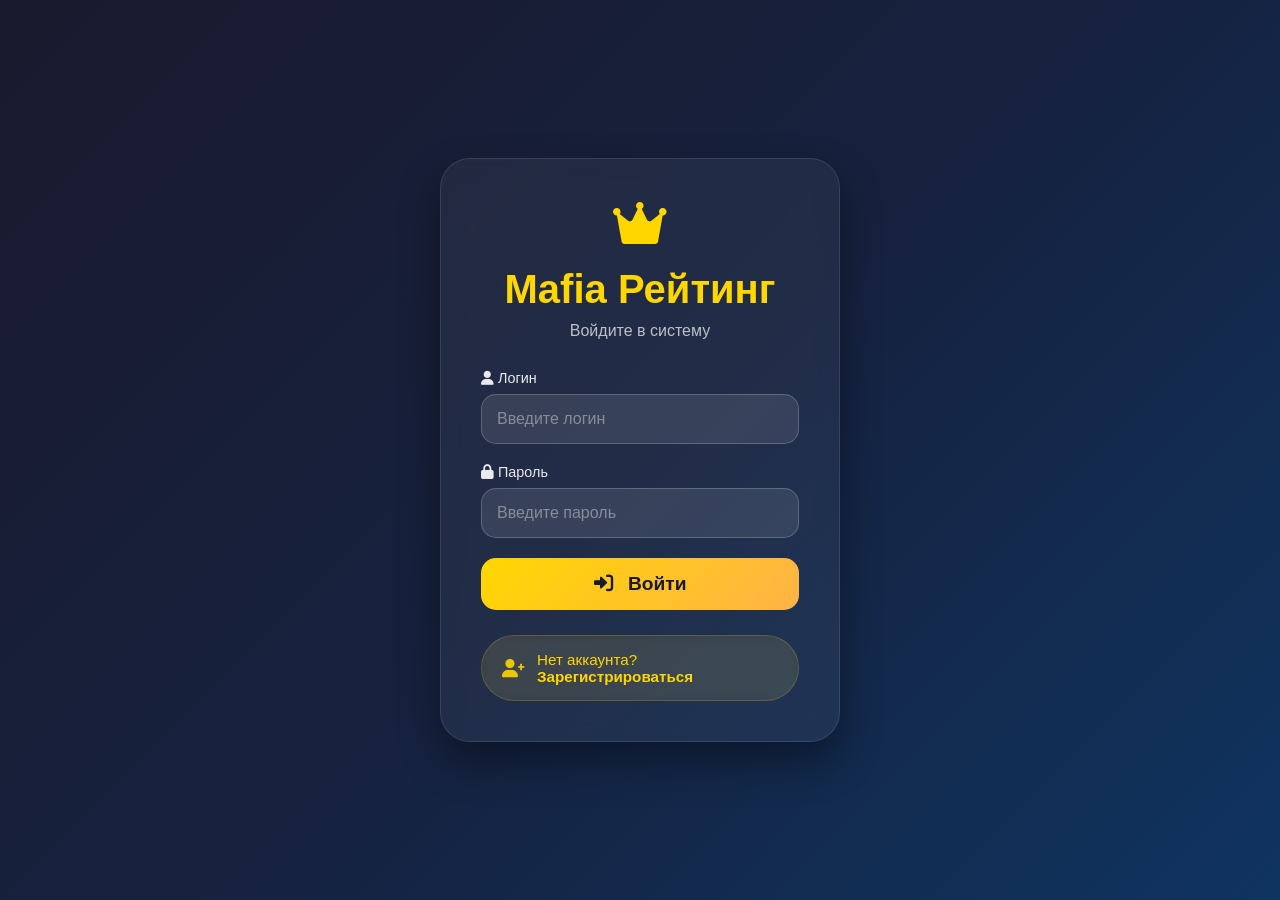
<file: MillerGITHUB/login.html>
<!DOCTYPE html>
<html lang="ru">
<head>
    <meta charset="UTF-8">
    <meta name="viewport" content="width=device-width, initial-scale=1.0">
    <title>Mafia Рейтинг - Вход</title>
    <link rel="stylesheet" href="https://cdnjs.cloudflare.com/ajax/libs/font-awesome/6.0.0-beta3/css/all.min.css">
    <style>
        * {
            margin: 0;
            padding: 0;
            box-sizing: border-box;
        }

        body {
            font-family: 'Segoe UI', Tahoma, Geneva, Verdana, sans-serif;
            background: linear-gradient(135deg, #1a1a2e 0%, #16213e 50%, #0f3460 100%);
            min-height: 100vh;
            display: flex;
            align-items: center;
            justify-content: center;
            padding: 20px;
        }

        .login-container {
            background: rgba(255, 255, 255, 0.05);
            backdrop-filter: blur(10px);
            border: 1px solid rgba(255, 255, 255, 0.1);
            border-radius: 30px;
            padding: 40px;
            width: 100%;
            max-width: 400px;
            box-shadow: 0 20px 40px rgba(0,0,0,0.4);
        }

        .login-header {
            text-align: center;
            margin-bottom: 30px;
        }

        .login-header h1 {
            color: #ffd700;
            font-size: 2.5em;
            margin-bottom: 10px;
        }

        .login-header i {
            font-size: 3em;
            color: #ffd700;
            margin-bottom: 20px;
        }

        .login-header p {
            color: rgba(255,255,255,0.7);
        }

        .form-group {
            margin-bottom: 20px;
        }

        .form-group label {
            display: block;
            color: rgba(255,255,255,0.9);
            margin-bottom: 8px;
            font-size: 0.9em;
        }

        .form-group input {
            width: 100%;
            padding: 15px;
            background: rgba(255,255,255,0.1);
            border: 1px solid rgba(255,255,255,0.2);
            border-radius: 15px;
            color: white;
            font-size: 1em;
            transition: all 0.3s ease;
        }

        .form-group input:focus {
            outline: none;
            border-color: #ffd700;
            background: rgba(255,255,255,0.15);
        }

        .form-group input::placeholder {
            color: rgba(255,255,255,0.4);
        }

        .error-message {
            background: rgba(255, 107, 107, 0.2);
            border: 1px solid #ff6b6b;
            color: #ff6b6b;
            padding: 12px;
            border-radius: 10px;
            margin-bottom: 20px;
            text-align: center;
            display: none;
        }

        .error-message.show {
            display: block;
        }

        .login-btn {
            width: 100%;
            padding: 15px;
            background: linear-gradient(135deg, #ffd700, #ffb347);
            border: none;
            border-radius: 15px;
            color: #1a1a2e;
            font-size: 1.2em;
            font-weight: bold;
            cursor: pointer;
            transition: all 0.3s ease;
        }

        .login-btn:hover {
            transform: translateY(-2px);
            box-shadow: 0 10px 20px rgba(255,215,0,0.3);
        }

        .login-btn i {
            margin-right: 10px;
        }

        .loading {
            display: none;
            text-align: center;
            margin-top: 20px;
            color: #ffd700;
        }

        .loading.show {
            display: block;
        }

        .loading i {
            margin-right: 5px;
        }
        
                .register-info {
    margin-top: 25px;
    padding: 15px 20px;
    background: rgba(255, 215, 0, 0.08);
    border: 1px solid rgba(255, 215, 0, 0.2);
    border-radius: 50px;
    display: flex;
    align-items: center;
    justify-content: center;
    gap: 12px;
    color: #ffd700;
    font-size: 0.95em;
    backdrop-filter: blur(5px);
    animation: fadeIn 0.5s ease;
}

.register-info i {
    font-size: 1.2em;
    color: #ffd700;
    opacity: 0.9;
    flex-shrink: 0;
}

.register-text {
    display: flex;
    flex-direction: column;
    align-items: center;
    gap: 4px;
    line-height: 1.4;
    text-align: center;
}

.register-text div:first-child {
    font-weight: 500;
    letter-spacing: 0.3px;
}

.register-text div:last-child {
    opacity: 0.9;
    font-size: 0.95em;
}

@keyframes fadeIn {
    from {
        opacity: 0;
        transform: translateY(10px);
    }
    to {
        opacity: 1;
        transform: translateY(0);
    }
}
    </style>
</head>
<body>
    <div class="login-container">
        <div class="login-header">
            <i class="fas fa-crown"></i>
            <h1>Mafia Рейтинг</h1>
            <p>Войдите в систему</p>
        </div>

        <div class="error-message" id="errorMessage"></div>

        <form id="loginForm">
            <div class="form-group">
                <label><i class="fas fa-user"></i> Логин</label>
                <input type="text" id="username" placeholder="Введите логин" required>
            </div>

            <div class="form-group">
                <label><i class="fas fa-lock"></i> Пароль</label>
                <input type="password" id="password" placeholder="Введите пароль" required>
            </div>

            <button type="submit" class="login-btn">
                <i class="fas fa-sign-in-alt"></i> Войти
            </button>
        </form>

        <div class="loading" id="loading">
            <i class="fas fa-spinner fa-spin"></i> Вход в систему...
        </div>

        <div class="register-info">
    <i class="fas fa-user-plus"></i>
    <span>Нет аккаунта? <a href="register.html" style="color:#ffd700; text-decoration:none; font-weight:bold;">Зарегистрироваться</a></span>
</div>
    </div>

    <script>
        document.getElementById('loginForm').addEventListener('submit', async (e) => {
            e.preventDefault();
            
            const username = document.getElementById('username').value;
            const password = document.getElementById('password').value;
            const errorDiv = document.getElementById('errorMessage');
            const loadingDiv = document.getElementById('loading');
            
            // Показываем загрузку
            loadingDiv.classList.add('show');
            errorDiv.classList.remove('show');
            
            try {
                const response = await fetch('auth_api.php?action=login', {
                    method: 'POST',
                    headers: {
                        'Content-Type': 'application/json'
                    },
                    body: JSON.stringify({ username, password })
                });
                
                const data = await response.json();
                
                if (data.success) {
                    // Сохраняем информацию о пользователе
                    localStorage.setItem('user', JSON.stringify(data.data.user));
                    
                    // Перенаправляем на главную
                    window.location.href = 'index.html';
                } else {
                    errorDiv.textContent = data.error || 'Ошибка при входе';
                    errorDiv.classList.add('show');
                }
            } catch (error) {
                errorDiv.textContent = 'Ошибка соединения с сервером';
                errorDiv.classList.add('show');
            } finally {
                loadingDiv.classList.remove('show');
            }
        });
        
        // Проверяем, не залогинен ли уже пользователь
        async function checkSession() {
            try {
                const response = await fetch('auth_api.php?action=check_session');
                const data = await response.json();
                
                if (data.success) {
                    window.location.href = 'index.html';
                }
            } catch (error) {
                console.error('Session check failed:', error);
            }
        }
        
        checkSession();
        
        if (localStorage.getItem('registrationSuccess') === 'true') {
    const errorDiv = document.getElementById('errorMessage');
    errorDiv.textContent = '✅ Регистрация успешна! Теперь вы можете войти.';
    errorDiv.style.background = 'rgba(46, 204, 113, 0.2)';
    errorDiv.style.borderColor = '#2ecc71';
    errorDiv.style.color = '#2ecc71';
    errorDiv.classList.add('show');
    localStorage.removeItem('registrationSuccess');
}
    </script>
</body>
</html>
</file>
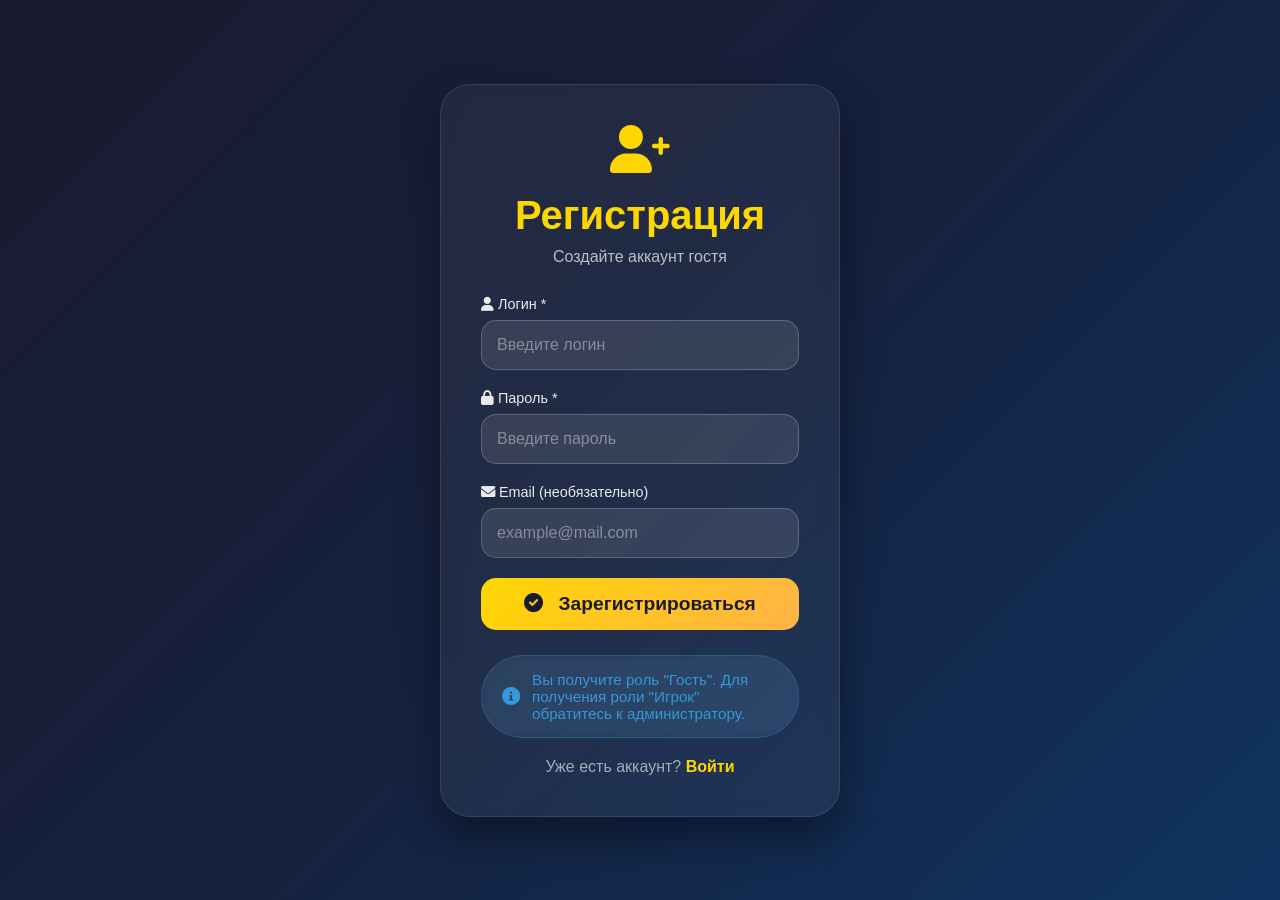
<file: MillerGITHUB/register.html>
<!DOCTYPE html>
<html lang="ru">
<head>
    <meta charset="UTF-8">
    <meta name="viewport" content="width=device-width, initial-scale=1.0">
    <title>Mafia Рейтинг - Регистрация</title>
    <link rel="stylesheet" href="https://cdnjs.cloudflare.com/ajax/libs/font-awesome/6.0.0-beta3/css/all.min.css">
    <style>
        /* Скопируйте сюда все стили из login.html, они уже есть */
        * { margin:0; padding:0; box-sizing:border-box; }
        body {
            font-family: 'Segoe UI', Tahoma, Geneva, Verdana, sans-serif;
            background: linear-gradient(135deg, #1a1a2e 0%, #16213e 50%, #0f3460 100%);
            min-height: 100vh;
            display: flex;
            align-items: center;
            justify-content: center;
            padding: 20px;
        }
        .login-container {
            background: rgba(255, 255, 255, 0.05);
            backdrop-filter: blur(10px);
            border: 1px solid rgba(255, 255, 255, 0.1);
            border-radius: 30px;
            padding: 40px;
            width: 100%;
            max-width: 400px;
            box-shadow: 0 20px 40px rgba(0,0,0,0.4);
        }
        .login-header {
            text-align: center;
            margin-bottom: 30px;
        }
        .login-header h1 {
            color: #ffd700;
            font-size: 2.5em;
            margin-bottom: 10px;
        }
        .login-header i {
            font-size: 3em;
            color: #ffd700;
            margin-bottom: 20px;
        }
        .login-header p {
            color: rgba(255,255,255,0.7);
        }
        .form-group {
            margin-bottom: 20px;
        }
        .form-group label {
            display: block;
            color: rgba(255,255,255,0.9);
            margin-bottom: 8px;
            font-size: 0.9em;
        }
        .form-group input {
            width: 100%;
            padding: 15px;
            background: rgba(255,255,255,0.1);
            border: 1px solid rgba(255,255,255,0.2);
            border-radius: 15px;
            color: white;
            font-size: 1em;
            transition: all 0.3s ease;
        }
        .form-group input:focus {
            outline: none;
            border-color: #ffd700;
            background: rgba(255,255,255,0.15);
        }
        .form-group input::placeholder {
            color: rgba(255,255,255,0.4);
        }
        .error-message {
            background: rgba(255, 107, 107, 0.2);
            border: 1px solid #ff6b6b;
            color: #ff6b6b;
            padding: 12px;
            border-radius: 10px;
            margin-bottom: 20px;
            text-align: center;
            display: none;
        }
        .error-message.show {
            display: block;
        }
        .register-btn {
            width: 100%;
            padding: 15px;
            background: linear-gradient(135deg, #ffd700, #ffb347);
            border: none;
            border-radius: 15px;
            color: #1a1a2e;
            font-size: 1.2em;
            font-weight: bold;
            cursor: pointer;
            transition: all 0.3s ease;
        }
        .register-btn:hover {
            transform: translateY(-2px);
            box-shadow: 0 10px 20px rgba(255,215,0,0.3);
        }
        .register-btn i {
            margin-right: 10px;
        }
        .loading {
            display: none;
            text-align: center;
            margin-top: 20px;
            color: #ffd700;
        }
        .loading.show {
            display: block;
        }
        .loading i {
            margin-right: 5px;
        }
        .info-message {
            margin-top: 25px;
            padding: 15px 20px;
            background: rgba(52, 152, 219, 0.1);
            border: 1px solid rgba(52, 152, 219, 0.3);
            border-radius: 50px;
            display: flex;
            align-items: center;
            justify-content: center;
            gap: 12px;
            color: #3498db;
            font-size: 0.95em;
            backdrop-filter: blur(5px);
            animation: fadeIn 0.5s ease;
        }
        .info-message i {
            font-size: 1.2em;
            color: #3498db;
        }
        .login-link {
            text-align: center;
            margin-top: 20px;
            color: rgba(255,255,255,0.6);
        }
        .login-link a {
            color: #ffd700;
            text-decoration: none;
            font-weight: bold;
        }
        .login-link a:hover {
            text-decoration: underline;
        }
        @keyframes fadeIn {
            from { opacity:0; transform:translateY(10px); }
            to { opacity:1; transform:translateY(0); }
        }
    </style>
</head>
<body>
    <div class="login-container">
        <div class="login-header">
            <i class="fas fa-user-plus"></i>
            <h1>Регистрация</h1>
            <p>Создайте аккаунт гостя</p>
        </div>

        <div class="error-message" id="errorMessage"></div>

        <form id="registerForm">
            <div class="form-group">
                <label><i class="fas fa-user"></i> Логин *</label>
                <input type="text" id="username" placeholder="Введите логин" required>
            </div>

            <div class="form-group">
                <label><i class="fas fa-lock"></i> Пароль *</label>
                <input type="password" id="password" placeholder="Введите пароль" required>
            </div>

            <div class="form-group">
                <label><i class="fas fa-envelope"></i> Email (необязательно)</label>
                <input type="email" id="email" placeholder="example@mail.com">
            </div>

            <button type="submit" class="register-btn">
                <i class="fas fa-check-circle"></i> Зарегистрироваться
            </button>
        </form>

        <div class="loading" id="loading">
            <i class="fas fa-spinner fa-spin"></i> Регистрация...
        </div>

        <div class="info-message">
            <i class="fas fa-info-circle"></i>
            <span>Вы получите роль "Гость". Для получения роли "Игрок" обратитесь к администратору.</span>
        </div>

        <div class="login-link">
            Уже есть аккаунт? <a href="login.html">Войти</a>
        </div>
    </div>

    <script>
        document.getElementById('registerForm').addEventListener('submit', async (e) => {
            e.preventDefault();
            
            const username = document.getElementById('username').value.trim();
            const password = document.getElementById('password').value;
            const email = document.getElementById('email').value.trim() || null;
            const errorDiv = document.getElementById('errorMessage');
            const loadingDiv = document.getElementById('loading');
            
            if (!username || !password) {
                errorDiv.textContent = 'Заполните все обязательные поля';
                errorDiv.classList.add('show');
                return;
            }
            
            loadingDiv.classList.add('show');
            errorDiv.classList.remove('show');
            
            try {
                const response = await fetch('auth_api.php?action=register', {
                    method: 'POST',
                    headers: { 'Content-Type': 'application/json' },
                    body: JSON.stringify({ username, password, email })
                });
                
                const data = await response.json();
                
                if (data.success) {
                    // Перенаправляем на страницу входа с сообщением
                    localStorage.setItem('registrationSuccess', 'true');
                    window.location.href = 'login.html';
                } else {
                    errorDiv.textContent = data.error || 'Ошибка регистрации';
                    errorDiv.classList.add('show');
                }
            } catch (error) {
                errorDiv.textContent = 'Ошибка соединения с сервером';
                errorDiv.classList.add('show');
            } finally {
                loadingDiv.classList.remove('show');
            }
        });
    </script>
</body>
</html>
</file>
<file: MillerGITHUB/style.css>
* {
    margin: 0;
    padding: 0;
    box-sizing: border-box;
}

body {
    font-family: 'Segoe UI', Tahoma, Geneva, Verdana, sans-serif;
    background: linear-gradient(135deg, #1a1a2e 0%, #16213e 50%, #0f3460 100%);
    min-height: 100vh;
    padding: 20px;
    color: #fff;
    position: relative;
    overflow-x: hidden;
}

/* Анимированный фон с искрами */
body::before {
    content: '';
    position: fixed;
    top: 0;
    left: 0;
    width: 100%;
    height: 100%;
    background: 
        radial-gradient(circle at 20% 30%, rgba(255, 215, 0, 0.03) 0%, transparent 30%),
        radial-gradient(circle at 80% 70%, rgba(255, 215, 0, 0.03) 0%, transparent 30%),
        repeating-linear-gradient(45deg, rgba(255, 255, 255, 0.01) 0px, rgba(255, 255, 255, 0.01) 1px, transparent 1px, transparent 10px);
    pointer-events: none;
    z-index: 0;
}

/* Падающие искры */
@keyframes fall {
    0% {
        transform: translateY(-10vh) rotate(0deg);
        opacity: 0;
    }
    10% {
        opacity: 1;
    }
    90% {
        opacity: 1;
    }
    100% {
        transform: translateY(100vh) rotate(360deg);
        opacity: 0;
    }
}

.spark {
    position: fixed;
    color: rgba(255, 215, 0, 0.3);
    font-size: 8px;
    pointer-events: none;
    z-index: 0;
    animation: fall 8s linear infinite;
}

.container {
    max-width: 1400px;
    margin: 0 auto;
    position: relative;
    z-index: 1;
}

/* Шапка с неоновым эффектом */
header {
    text-align: center;
    margin-bottom: 40px;
    padding: 40px;
    background: rgba(10, 10, 20, 0.7);
    border-radius: 30px;
    backdrop-filter: blur(10px);
    border: 1px solid rgba(255, 215, 0, 0.2);
    box-shadow: 0 0 30px rgba(255, 215, 0, 0.1);
    position: relative;
    overflow: hidden;
}

header::before {
    content: '';
    position: absolute;
    top: -50%;
    left: -50%;
    width: 200%;
    height: 200%;
    background: linear-gradient(
        45deg,
        transparent,
        rgba(255, 215, 0, 0.1),
        transparent
    );
    transform: rotate(45deg);
    animation: shine 6s ease-in-out infinite;
}

@keyframes shine {
    0% {
        transform: translateX(-100%) rotate(45deg);
    }
    100% {
        transform: translateX(100%) rotate(45deg);
    }
}

header h1 {
    font-size: 4em;
    margin-bottom: 15px;
    text-shadow: 0 0 20px rgba(255, 215, 0, 0.5);
    background: linear-gradient(135deg, #fff 0%, #ffd700 100%);
    -webkit-background-clip: text;
    -webkit-text-fill-color: transparent;
    background-clip: text;
    position: relative;
    display: inline-block;
}

header h1 i {
    color: #ffd700;
    margin-right: 15px;
    filter: drop-shadow(0 0 10px rgba(255, 215, 0, 0.5));
    animation: glow 2s ease-in-out infinite;
}

@keyframes glow {
    0%, 100% {
        filter: drop-shadow(0 0 10px rgba(255, 215, 0, 0.5));
    }
    50% {
        filter: drop-shadow(0 0 20px rgba(255, 215, 0, 0.8));
    }
}

.subtitle {
    display: flex;
    justify-content: center;
    gap: 25px;
    flex-wrap: wrap;
}

.subtitle span {
    padding: 10px 25px;
    background: rgba(255, 215, 0, 0.1);
    border: 1px solid rgba(255, 215, 0, 0.3);
    border-radius: 40px;
    font-size: 1em;
    backdrop-filter: blur(5px);
    transition: all 0.3s ease;
    cursor: default;
}

.subtitle span:hover {
    background: rgba(255, 215, 0, 0.2);
    border-color: rgba(255, 215, 0, 0.8);
    transform: translateY(-2px);
    box-shadow: 0 5px 15px rgba(255, 215, 0, 0.2);
}

.subtitle i {
    margin-right: 8px;
    color: #ffd700;
}

/* Топ-3 игроков с улучшенным дизайном */
.top-players {
    display: flex;
    justify-content: center;
    align-items: flex-end;
    gap: 30px;
    margin-bottom: 50px;
    flex-wrap: wrap;
    perspective: 1000px;
}

.top-card {
    background: rgba(20, 20, 40, 0.8);
    backdrop-filter: blur(10px);
    border: 1px solid rgba(255, 215, 0, 0.2);
    border-radius: 40px;
    padding: 35px 25px;
    text-align: center;
    box-shadow: 0 20px 40px rgba(0, 0, 0, 0.6);
    transition: all 0.4s cubic-bezier(0.175, 0.885, 0.32, 1.275);
    position: relative;
    min-width: 280px;
    flex: 0 1 auto;
    transform-style: preserve-3d;
}

.top-card:hover {
    transform: translateY(-10px) rotateX(5deg);
    border-color: rgba(255, 215, 0, 0.8);
    box-shadow: 0 30px 50px rgba(255, 215, 0, 0.2);
}

/* Золотой фон для первого места */
.top-card.first {
    order: 0;
    transform: scale(1.1);
    background: linear-gradient(135deg, rgba(40, 30, 10, 0.9), rgba(20, 15, 5, 0.9));
    border: 2px solid #ffd700;
    box-shadow: 0 0 50px rgba(255, 215, 0, 0.3);
    z-index: 2;
}

.top-card.first:hover {
    transform: scale(1.1) translateY(-10px) rotateX(5deg);
    box-shadow: 0 0 80px rgba(255, 215, 0, 0.5);
}

/* Серебряный фон */
.top-card.second {
    order: -1;
    background: linear-gradient(135deg, rgba(30, 30, 40, 0.9), rgba(20, 20, 30, 0.9));
    border-color: #c0c0c0;
}

/* Бронзовый фон */
.top-card.third {
    order: 1;
    background: linear-gradient(135deg, rgba(40, 30, 20, 0.9), rgba(30, 20, 10, 0.9));
    border-color: #cd7f32;
}

.crown {
    font-size: 3.5em;
    position: absolute;
    top: -25px;
    left: 50%;
    transform: translateX(-50%);
    filter: drop-shadow(0 5px 10px rgba(0, 0, 0, 0.5));
    animation: float 3s ease-in-out infinite;
}

@keyframes float {
    0%, 100% {
        transform: translateX(-50%) translateY(0);
    }
    50% {
        transform: translateX(-50%) translateY(-10px);
    }
}

.first .crown i {
    color: #ffd700;
    text-shadow: 0 0 20px #ffd700;
}

.second .crown i {
    color: #c0c0c0;
}

.third .crown i {
    color: #cd7f32;
}

.avatar-large {
    width: 130px;
    height: 130px;
    border-radius: 50%;
    margin: 20px auto;
    display: flex;
    align-items: center;
    justify-content: center;
    font-size: 2.8em;
    font-weight: bold;
    color: white;
    box-shadow: 0 15px 30px rgba(0, 0, 0, 0.4);
    border: 4px solid rgba(255, 255, 255, 0.2);
    transition: all 0.3s ease;
    background: linear-gradient(135deg, #667eea, #764ba2);
}

.top-card:hover .avatar-large {
    transform: scale(1.05);
    border-color: currentColor;
}

.first .avatar-large {
    border-color: #ffd700;
    box-shadow: 0 0 40px rgba(255, 215, 0, 0.5);
    background: linear-gradient(135deg, #f1c40f, #e67e22);
}

.player-name-large {
    font-size: 1.8em;
    font-weight: bold;
    margin: 15px 0 5px;
    text-shadow: 0 2px 5px rgba(0, 0, 0, 0.5);
}

.player-stats-large {
    display: flex;
    justify-content: center;
    gap: 20px;
    margin: 15px 0;
    color: rgba(255, 255, 255, 0.9);
}

.player-stats-large span {
    padding: 5px 15px;
    background: rgba(0, 0, 0, 0.3);
    border-radius: 20px;
    font-size: 0.95em;
}

.win-rate {
    background: rgba(255, 215, 0, 0.2) !important;
    padding: 8px 20px !important;
    border-radius: 25px;
    font-weight: bold;
    color: #ffd700;
    border: 1px solid rgba(255, 215, 0, 0.3);
}

.player-score-large {
    font-size: 2.5em;
    font-weight: bold;
    color: #ffd700;
    text-shadow: 0 0 20px rgba(255, 215, 0, 0.5);
    margin: 15px 0 5px;
    font-family: 'Orbitron', monospace;
}

/* Список всех игроков */
.players-list {
    background: rgba(10, 10, 20, 0.7);
    backdrop-filter: blur(10px);
    border-radius: 40px;
    padding: 35px;
    border: 1px solid rgba(255, 215, 0, 0.2);
    box-shadow: 0 20px 40px rgba(0, 0, 0, 0.4);
}

.list-header {
    display: flex;
    justify-content: space-between;
    align-items: center;
    margin-bottom: 25px;
    padding-bottom: 25px;
    border-bottom: 2px solid rgba(255, 215, 0, 0.2);
    flex-wrap: wrap;
    gap: 20px;
}

.list-header h2 {
    font-size: 2em;
    background: linear-gradient(135deg, #fff, #ffd700);
    -webkit-background-clip: text;
    -webkit-text-fill-color: transparent;
    background-clip: text;
}

.list-header h2 i {
    margin-right: 10px;
    color: #ffd700;
    -webkit-text-fill-color: #ffd700;
}

.search-box {
    position: relative;
}

.search-box i {
    position: absolute;
    left: 15px;
    top: 50%;
    transform: translateY(-50%);
    color: rgba(255, 215, 0, 0.5);
    transition: color 0.3s ease;
}

.search-box input {
    background: rgba(0, 0, 0, 0.3);
    border: 2px solid rgba(255, 215, 0, 0.2);
    border-radius: 40px;
    padding: 14px 25px 14px 50px;
    color: white;
    font-size: 1em;
    width: 280px;
    transition: all 0.3s ease;
}

.search-box input:focus {
    outline: none;
    border-color: #ffd700;
    background: rgba(0, 0, 0, 0.5);
    width: 350px;
    box-shadow: 0 0 20px rgba(255, 215, 0, 0.2);
}

.search-box input:focus + i {
    color: #ffd700;
}

/* Карточка игрока */
.player-item {
    display: flex;
    align-items: center;
    padding: 20px;
    border-bottom: 1px solid rgba(255, 215, 0, 0.1);
    transition: all 0.3s ease;
    animation: slideIn 0.5s ease forwards;
    opacity: 0;
    flex-wrap: wrap;
    gap: 15px;
    cursor: pointer;
    position: relative;
    overflow: hidden;
}

.player-item::before {
    content: '';
    position: absolute;
    top: 0;
    left: -100%;
    width: 100%;
    height: 100%;
    background: linear-gradient(90deg, transparent, rgba(255, 215, 0, 0.1), transparent);
    transition: left 0.5s ease;
}

.player-item:hover::before {
    left: 100%;
}

@keyframes slideIn {
    from {
        opacity: 0;
        transform: translateX(-30px);
    }
    to {
        opacity: 1;
        transform: translateX(0);
    }
}

.player-item:hover {
    background: rgba(255, 215, 0, 0.1);
    border-radius: 20px;
    transform: scale(1.02);
    box-shadow: 0 5px 20px rgba(255, 215, 0, 0.2);
}

/* Задержки анимации для каждого элемента */
.player-item:nth-child(1) { animation-delay: 0.1s; }
.player-item:nth-child(2) { animation-delay: 0.2s; }
.player-item:nth-child(3) { animation-delay: 0.3s; }
.player-item:nth-child(4) { animation-delay: 0.4s; }
.player-item:nth-child(5) { animation-delay: 0.5s; }
.player-item:nth-child(6) { animation-delay: 0.6s; }
.player-item:nth-child(7) { animation-delay: 0.7s; }
.player-item:nth-child(8) { animation-delay: 0.8s; }
.player-item:nth-child(9) { animation-delay: 0.9s; }
.player-item:nth-child(10) { animation-delay: 1s; }

.rank {
    font-size: 1.8em;
    font-weight: bold;
    min-width: 70px;
    text-align: center;
    color: rgba(255, 255, 255, 0.4);
    font-family: 'Orbitron', monospace;
}

.rank-1, .rank-2, .rank-3 {
    color: #ffd700;
    text-shadow: 0 0 20px rgba(255, 215, 0, 0.5);
    position: relative;
}

.rank-1::after, .rank-2::after, .rank-3::after {
    content: '👑';
    position: absolute;
    font-size: 0.6em;
    top: -10px;
    right: -5px;
    filter: drop-shadow(0 2px 5px gold);
}

.player-avatar {
    width: 60px;
    height: 60px;
    border-radius: 50%;
    display: flex;
    align-items: center;
    justify-content: center;
    color: white;
    font-weight: bold;
    font-size: 1.4em;
    box-shadow: 0 8px 15px rgba(0, 0, 0, 0.3);
    border: 2px solid rgba(255, 215, 0, 0.3);
    transition: all 0.3s ease;
}

.player-item:hover .player-avatar {
    transform: scale(1.1);
    border-color: #ffd700;
}

.player-info {
    flex: 2;
    min-width: 220px;
}

.player-name {
    font-size: 1.3em;
    font-weight: bold;
    margin-bottom: 6px;
    display: flex;
    align-items: center;
    gap: 8px;
}

.player-status {
    font-size: 0.7em;
    padding: 3px 8px;
    border-radius: 12px;
    background: rgba(46, 204, 113, 0.2);
    color: #2ecc71;
    border: 1px solid #2ecc71;
}

.player-status.inactive {
    background: rgba(231, 76, 60, 0.2);
    color: #e74c3c;
    border-color: #e74c3c;
}

.player-meta {
    display: flex;
    gap: 20px;
    font-size: 0.95em;
    color: rgba(255, 255, 255, 0.7);
}

.player-meta i {
    margin-right: 5px;
    color: #ffd700;
    width: 16px;
}

/* Блок с бонусами - улучшенный */
.player-bonuses {
    flex: 3;
    min-width: 340px;
    display: grid;
    grid-template-columns: repeat(2, 1fr);
    gap: 8px 20px;
    background: rgba(0, 0, 0, 0.4);
    padding: 15px 20px;
    border-radius: 20px;
    border: 1px solid rgba(255, 215, 0, 0.1);
}

.bonus-row {
    display: flex;
    align-items: center;
    gap: 8px;
    font-size: 0.95em;
    white-space: nowrap;
    padding: 4px 8px;
    border-radius: 8px;
    transition: all 0.3s ease;
}

.bonus-row:hover {
    background: rgba(255, 215, 0, 0.1);
    transform: translateX(5px);
}

.bonus-icon {
    width: 24px;
    text-align: center;
    font-size: 1.1em;
}

.bonus-label {
    color: rgba(255, 255, 255, 0.8);
    font-size: 0.9em;
}

.bonus-value {
    font-weight: bold;
    color: #ffd700;
    font-size: 1em;
    margin-left: auto;
    min-width: 30px;
    text-align: right;
    font-family: 'Orbitron', monospace;
}

/* Цвета для иконок */
.bonus-icon.win { color: #ffd700; }
.bonus-icon.don { color: #ff6b6b; text-shadow: 0 0 10px #ff6b6b; }
.bonus-icon.sheriff { color: #4ecdc4; text-shadow: 0 0 10px #4ecdc4; }
.bonus-icon.doctor { color: #96ceb4; text-shadow: 0 0 10px #96ceb4; }
.bonus-icon.kill { color: #e74c3c; text-shadow: 0 0 10px #e74c3c; }
.bonus-icon.accusation { color: #f39c12; text-shadow: 0 0 10px #f39c12; }
.bonus-icon.vote { color: #2ecc71; text-shadow: 0 0 10px #2ecc71; }
.bonus-icon.best { color: #9b59b6; text-shadow: 0 0 10px #9b59b6; }

.player-rating {
    text-align: right;
    min-width: 140px;
}

.rating-value {
    font-size: 1.8em;
    font-weight: bold;
    color: #ffd700;
    font-family: 'Orbitron', monospace;
    text-shadow: 0 0 10px rgba(255, 215, 0, 0.5);
}

.rating-label {
    font-size: 0.85em;
    color: rgba(255, 255, 255, 0.5);
    text-transform: uppercase;
    letter-spacing: 1px;
}

.progress-bar {
    width: 120px;
    height: 6px;
    background: rgba(255, 255, 255, 0.1);
    border-radius: 3px;
    overflow: hidden;
    margin-top: 8px;
}

.progress {
    height: 100%;
    background: linear-gradient(90deg, #ffd700, #ff6b6b, #4ecdc4);
    background-size: 200% 100%;
    border-radius: 3px;
    transition: width 0.5s ease;
    animation: gradientMove 3s linear infinite;
}

@keyframes gradientMove {
    0% { background-position: 0% 0%; }
    100% { background-position: 200% 0%; }
}

.medal {
    font-size: 1.8em;
    margin-left: 10px;
    filter: drop-shadow(0 2px 5px rgba(255, 215, 0, 0.5));
    animation: medalGlow 2s ease-in-out infinite;
}

@keyframes medalGlow {
    0%, 100% { filter: drop-shadow(0 2px 5px rgba(255, 215, 0, 0.3)); }
    50% { filter: drop-shadow(0 2px 15px rgba(255, 215, 0, 0.8)); }
}

/* Модальное окно */
.modal {
    display: none;
    position: fixed;
    top: 0;
    left: 0;
    width: 100%;
    height: 100%;
    background: rgba(0, 0, 0, 0.9);
    backdrop-filter: blur(10px);
    z-index: 1000;
    justify-content: center;
    align-items: center;
}

.modal-content {
    background: linear-gradient(135deg, #1a1a2e, #16213e);
    border-radius: 30px;
    padding: 20px;
    max-width: 450px; /* было 700px */
    width: 95%;
    border: 2px solid rgba(255, 215, 0, 0.3);
    box-shadow: 0 0 50px rgba(255, 215, 0, 0.3);
    transform: scale(0.9);
    animation: modalAppear 0.3s ease forwards;
}

@keyframes modalAppear {
    to {
        transform: scale(1);
    }
}

#modal-content .avatar-large {
    width: 70px !important;
    height: 70px !important;
    font-size: 1.8em !important;
    margin: 0 auto 15px !important;
}

#modal-content div[style*="font-size:2em"] {
    font-size: 1.5em !important;
}

#modal-content div[style*="gap:20px"] {
    gap: 10px !important;
    font-size: 0.9em;
    flex-wrap: wrap;
}

.modal-header {
    display: flex;
    justify-content: space-between;
    align-items: center;
    margin-bottom: 15px;
    padding-bottom: 15px;
    border-bottom: 2px solid rgba(255, 215, 0, 0.2);
}

.modal-header h2 {
    font-size: 1.5em;
    background: linear-gradient(135deg, #fff, #ffd700);
    -webkit-background-clip: text;
    -webkit-text-fill-color: transparent;
    background-clip: text;
}


.close-modal {
    font-size: 2.5em;
    cursor: pointer;
    color: rgba(255, 255, 255, 0.5);
    transition: all 0.3s;
    line-height: 1;
}

.close-modal:hover {
    color: #ffd700;
    transform: rotate(90deg);
}

.modal-player-info {
    display: flex;
    align-items: center;
    gap: 25px;
    margin-bottom: 30px;
    padding: 20px;
    background: rgba(255, 215, 0, 0.05);
    border-radius: 30px;
}

.modal-avatar {
    width: 100px;
    height: 100px;
    border-radius: 50%;
    display: flex;
    align-items: center;
    justify-content: center;
    font-size: 2.5em;
    font-weight: bold;
    background: linear-gradient(135deg, #667eea, #764ba2);
    border: 3px solid #ffd700;
    box-shadow: 0 0 30px rgba(255, 215, 0, 0.3);
}

.modal-player-stats {
    flex: 1;
}

.modal-player-name {
    font-size: 1.8em;
    font-weight: bold;
    margin-bottom: 5px;
}

.modal-player-details {
    display: flex;
    gap: 20px;
    color: rgba(255, 255, 255, 0.7);
}

/* Детальный блок бонусов */
.bonus-details {
    display: flex;
    flex-direction: column;
    gap: 8px;
    margin: 10px 0;
}

.bonus-detail-row {
    display: flex;
    align-items: center;
    padding: 10px 15px;
    background: rgba(255, 255, 255, 0.05);
    border-radius: 12px;
    transition: all 0.3s ease;
    border: 1px solid transparent;
}

.bonus-detail-row:hover {
    background: rgba(255, 215, 0, 0.1);
    border-color: rgba(255, 215, 0, 0.3);
    transform: translateX(10px);
}

.bonus-detail-icon {
    width: 30px;
    font-size: 1.3em;
    text-align: center;
}


.bonus-detail-label {
    flex: 1;
    font-size: 1em;
    font-weight: 500;
}

.bonus-detail-value {
    font-size: 1.1em;
    font-weight: bold;
    color: #ffd700;
    font-family: 'Orbitron', monospace;
    min-width: 50px;
    text-align: right;
}

/* Победы по командам в модальном окне */
.modal-content h4 {
    font-size: 1.1em;
    margin-bottom: 5px;
}

.modal-content div[style*="justify-content: space-around"] {
    font-size: 0.95em !important;
    margin-top: 5px;
}

/* Состояния загрузки и ошибки */
.loading, .error {
    text-align: center;
    padding: 80px;
}

.loading i {
    font-size: 4em;
    color: #ffd700;
    margin-bottom: 20px;
    animation: spin 2s linear infinite;
}

@keyframes spin {
    0% { transform: rotate(0deg); }
    100% { transform: rotate(360deg); }
}

.error i {
    font-size: 4em;
    color: #ff6b6b;
    margin-bottom: 20px;
}

.error h3 {
    font-size: 1.8em;
    margin-bottom: 10px;
}

.error p {
    color: rgba(255, 255, 255, 0.7);
    margin-bottom: 25px;
}

.error button {
    padding: 15px 35px;
    background: linear-gradient(135deg, #667eea, #764ba2);
    border: none;
    border-radius: 30px;
    color: white;
    font-size: 1.1em;
    font-weight: bold;
    cursor: pointer;
    transition: all 0.3s ease;
    border: 1px solid rgba(255, 215, 0, 0.3);
}

.error button:hover {
    transform: translateY(-3px);
    box-shadow: 0 10px 30px rgba(255, 215, 0, 0.3);
}

/* Адаптивность */
@media (max-width: 1024px) {
    .player-bonuses {
        grid-template-columns: 1fr;
        min-width: 280px;
    }
}

@media (max-width: 768px) {
    header h1 {
        font-size: 2.8em;
    }
    
    .top-players {
        gap: 20px;
    }
    
    .top-card {
        min-width: 260px;
    }
    
    .top-card.first {
        order: 0;
        transform: scale(1.05);
    }
    
    .top-card.first:hover {
        transform: scale(1.05) translateY(-10px);
    }
    
    .top-card.second {
        order: 1;
    }
    
    .top-card.third {
        order: 2;
    }
    
    .player-item {
        flex-direction: column;
        align-items: flex-start;
    }
    
    .player-bonuses {
        width: 100%;
        grid-template-columns: 1fr 1fr;
    }
    
    .player-rating {
        text-align: left;
        width: 100%;
        display: flex;
        align-items: center;
        gap: 20px;
    }
    
    .progress-bar {
        width: 150px;
    }
    
    .modal-player-info {
        flex-direction: column;
        text-align: center;
    }
}

@media (max-width: 480px) {
    header h1 {
        font-size: 2.2em;
    }
    
    .subtitle span {
        width: 100%;
    }
    
    .player-bonuses {
        grid-template-columns: 1fr;
    }
    
    .search-box input {
        width: 100%;
    }
    
    .search-box input:focus {
        width: 100%;
    }
    
    .modal-content {
        padding: 20px;
    }
    
    .bonus-detail-row {
        flex-wrap: wrap;
        gap: 10px;
    }
    
    .bonus-detail-value {
        width: 100%;
        text-align: left;
        margin-left: 50px;
    }
}

/* Стили для скроллбара */
::-webkit-scrollbar {
    width: 12px;
}

::-webkit-scrollbar-track {
    background: rgba(0, 0, 0, 0.3);
}

::-webkit-scrollbar-thumb {
    background: linear-gradient(135deg, #ffd700, #ff6b6b);
    border-radius: 6px;
    border: 2px solid rgba(0, 0, 0, 0.3);
}

::-webkit-scrollbar-thumb:hover {
    background: linear-gradient(135deg, #ff6b6b, #ffd700);
}
</file>
